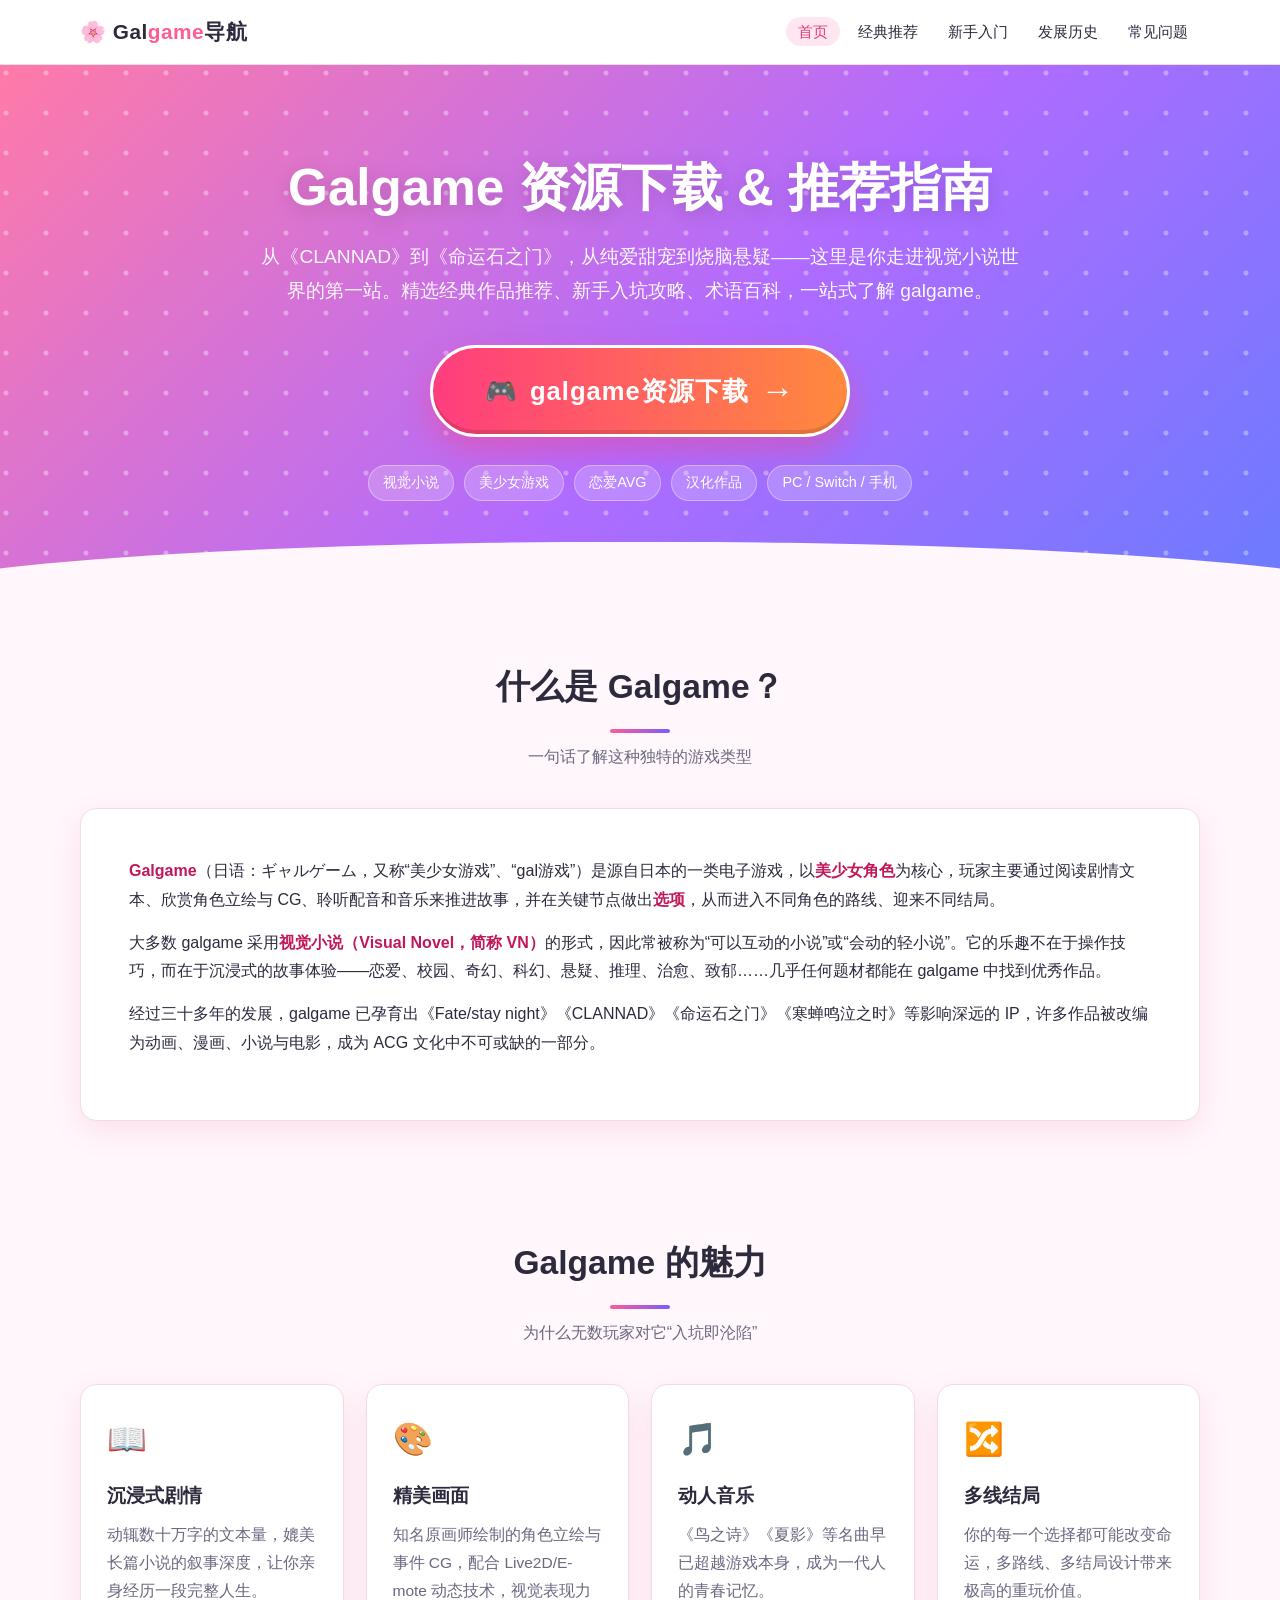
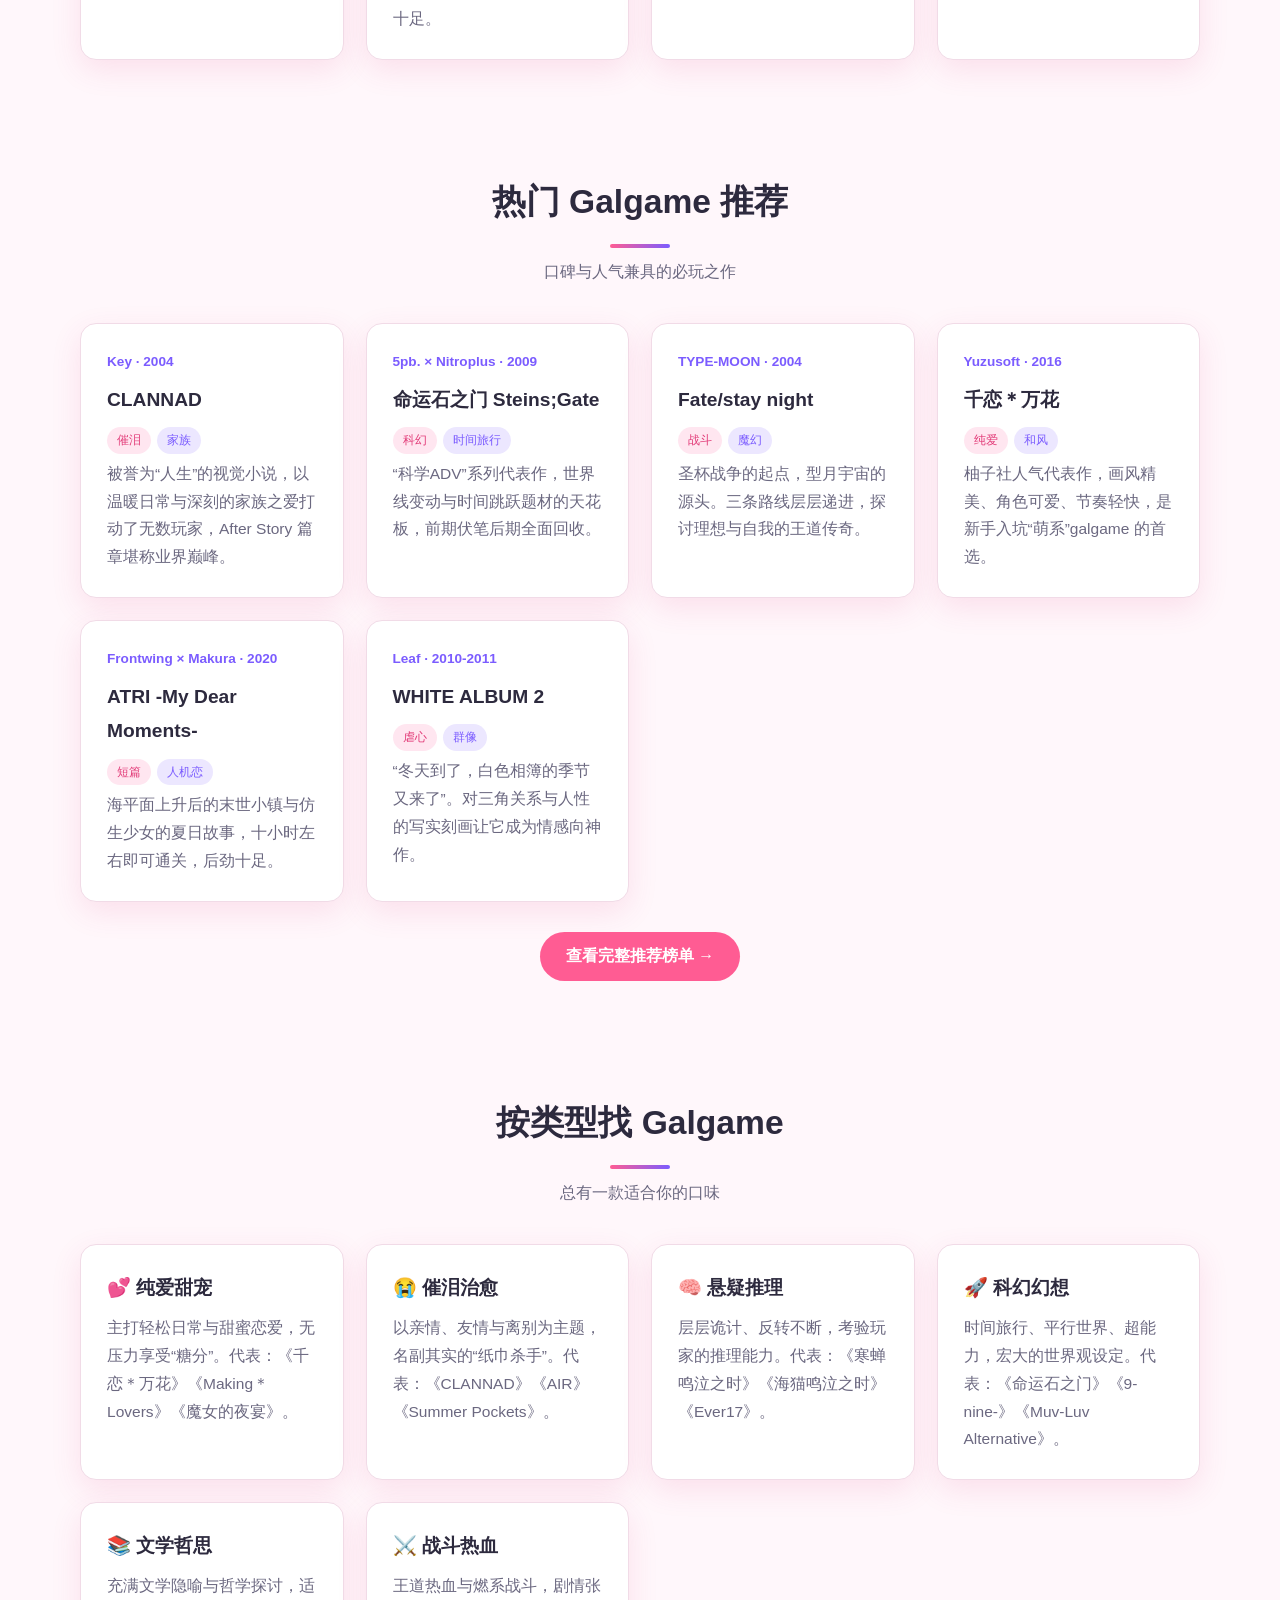
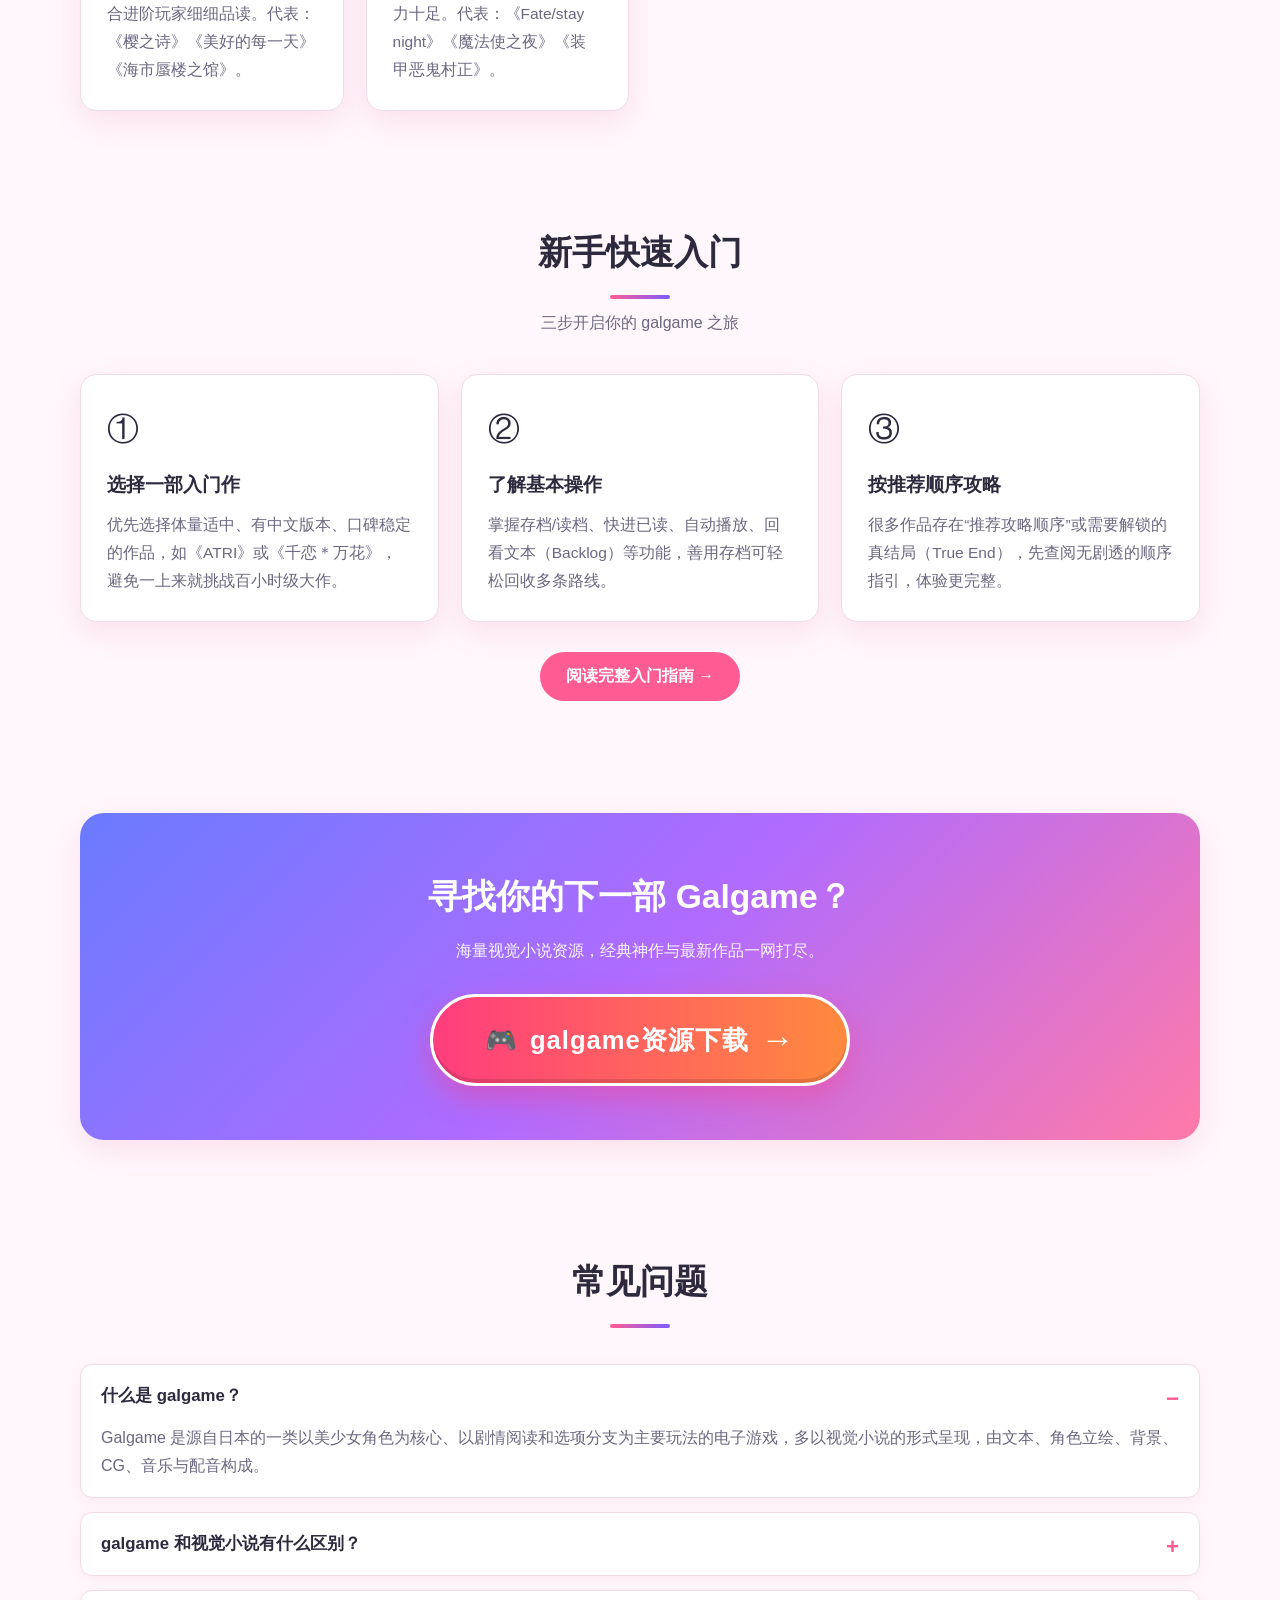
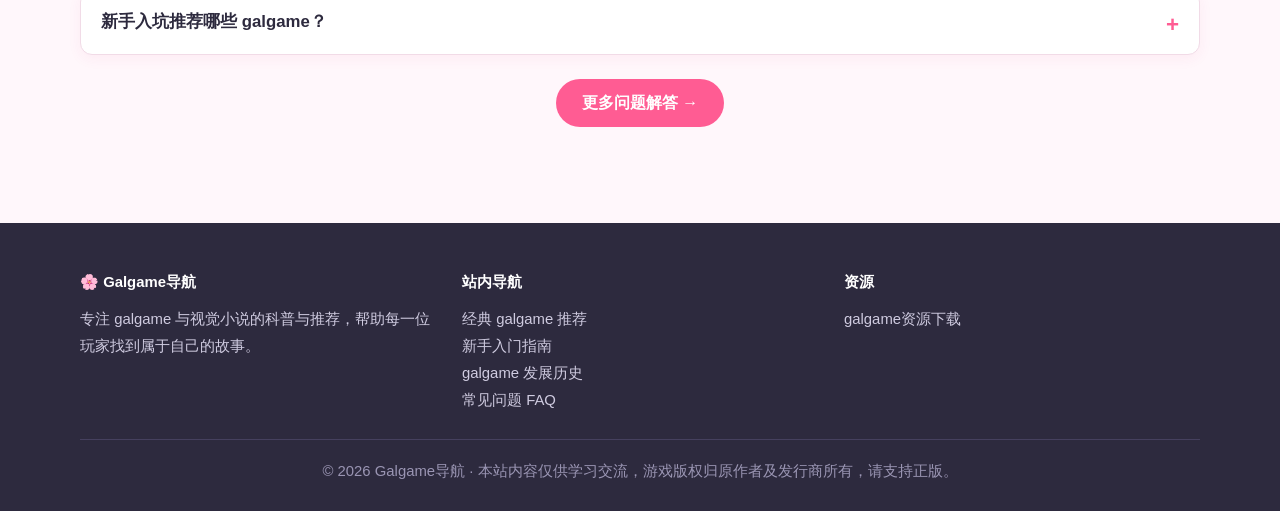
<file: index.html>
<!DOCTYPE html>
<html lang="zh-CN">
<head>
<meta charset="UTF-8">
<meta name="viewport" content="width=device-width, initial-scale=1.0">
<title>Galgame资源下载与推荐指南 - 视觉小说/美少女游戏入门大全 | Galgame导航</title>
<meta name="description" content="Galgame导航：最全的galgame（美少女游戏/视觉小说）入门指南，提供经典galgame推荐、新手入坑攻略、发展历史、常用术语解释与galgame资源下载入口，带你走进CLANNAD、命运石之门、千恋万花等神作的世界。">
<meta name="keywords" content="galgame,galgame下载,galgame资源,galgame推荐,视觉小说,美少女游戏,gal游戏,文字冒险游戏,AVG,汉化galgame,galgame入门">
<meta name="robots" content="index, follow">
<meta name="author" content="Galgame导航">
<meta property="og:type" content="website">
<meta property="og:title" content="Galgame资源下载与推荐指南 - 视觉小说入门大全">
<meta property="og:description" content="经典galgame推荐、新手入坑攻略、术语百科与galgame资源下载入口。">
<meta property="og:locale" content="zh_CN">
<meta name="theme-color" content="#ff5c93">
<link rel="icon" href="data:image/svg+xml,%3Csvg xmlns='http://www.w3.org/2000/svg' viewBox='0 0 100 100'%3E%3Ctext y='.9em' font-size='90'%3E%F0%9F%8C%B8%3C/text%3E%3C/svg%3E">
<link rel="stylesheet" href="style.css">
<script type="application/ld+json">
{
  "@context": "https://schema.org",
  "@type": "FAQPage",
  "mainEntity": [
    {"@type": "Question", "name": "什么是galgame？", "acceptedAnswer": {"@type": "Answer", "text": "Galgame（ギャルゲーム）是源自日本的一类以美少女角色为核心、以剧情阅读和选项分支为主要玩法的电子游戏，多以视觉小说（Visual Novel）的形式呈现，由文本、角色立绘、背景、CG、音乐与配音构成。"}},
    {"@type": "Question", "name": "galgame和视觉小说有什么区别？", "acceptedAnswer": {"@type": "Answer", "text": "视觉小说是一种游戏表现形式，强调文字叙事；galgame强调题材，即以与美少女角色的情感互动为核心。大多数galgame采用视觉小说形式，但也有养成、SLG、RPG类型的galgame。"}},
    {"@type": "Question", "name": "新手入坑推荐哪些galgame？", "acceptedAnswer": {"@type": "Answer", "text": "新手推荐从《ATRI -My Dear Moments-》《千恋＊万花》《Summer Pockets》《命运石之门》《CLANNAD》等口碑作品入门，它们大多有官方中文版本。"}}
  ]
}
</script>
</head>
<body>

<header class="site-header">
  <nav class="container nav" aria-label="主导航">
    <a class="logo" href="index.html">🌸 Gal<span>game</span>导航</a>
    <ul>
      <li><a class="active" href="index.html">首页</a></li>
      <li><a href="recommend.html">经典推荐</a></li>
      <li><a href="guide.html">新手入门</a></li>
      <li><a href="history.html">发展历史</a></li>
      <li><a href="faq.html">常见问题</a></li>
    </ul>
  </nav>
</header>

<main>
  <section class="hero">
    <div class="container">
      <h1>Galgame 资源下载 &amp; 推荐指南</h1>
      <p>从《CLANNAD》到《命运石之门》，从纯爱甜宠到烧脑悬疑——这里是你走进视觉小说世界的第一站。精选经典作品推荐、新手入坑攻略、术语百科，一站式了解 galgame。</p>
      <a class="btn-download" href="https://game123.download/" target="_blank" rel="noopener">
        <span>🎮</span> galgame资源下载 <span class="arrow">→</span>
      </a>
      <div class="tags">
        <span>视觉小说</span><span>美少女游戏</span><span>恋爱AVG</span><span>汉化作品</span><span>PC / Switch / 手机</span>
      </div>
    </div>
  </section>

  <section>
    <div class="container">
      <div class="section-title">
        <h2>什么是 Galgame？</h2>
        <p>一句话了解这种独特的游戏类型</p>
      </div>
      <div class="article">
        <p><strong>Galgame</strong>（日语：ギャルゲーム，又称“美少女游戏”、“gal游戏”）是源自日本的一类电子游戏，以<strong>美少女角色</strong>为核心，玩家主要通过阅读剧情文本、欣赏角色立绘与 CG、聆听配音和音乐来推进故事，并在关键节点做出<strong>选项</strong>，从而进入不同角色的路线、迎来不同结局。</p>
        <p>大多数 galgame 采用<strong>视觉小说（Visual Novel，简称 VN）</strong>的形式，因此常被称为“可以互动的小说”或“会动的轻小说”。它的乐趣不在于操作技巧，而在于沉浸式的故事体验——恋爱、校园、奇幻、科幻、悬疑、推理、治愈、致郁……几乎任何题材都能在 galgame 中找到优秀作品。</p>
        <p>经过三十多年的发展，galgame 已孕育出《Fate/stay night》《CLANNAD》《命运石之门》《寒蝉鸣泣之时》等影响深远的 IP，许多作品被改编为动画、漫画、小说与电影，成为 ACG 文化中不可或缺的一部分。</p>
      </div>
    </div>
  </section>

  <section>
    <div class="container">
      <div class="section-title">
        <h2>Galgame 的魅力</h2>
        <p>为什么无数玩家对它“入坑即沦陷”</p>
      </div>
      <div class="grid grid-4">
        <div class="card"><div class="icon">📖</div><h3>沉浸式剧情</h3><p>动辄数十万字的文本量，媲美长篇小说的叙事深度，让你亲身经历一段完整人生。</p></div>
        <div class="card"><div class="icon">🎨</div><h3>精美画面</h3><p>知名原画师绘制的角色立绘与事件 CG，配合 Live2D/E-mote 动态技术，视觉表现力十足。</p></div>
        <div class="card"><div class="icon">🎵</div><h3>动人音乐</h3><p>《鸟之诗》《夏影》等名曲早已超越游戏本身，成为一代人的青春记忆。</p></div>
        <div class="card"><div class="icon">🔀</div><h3>多线结局</h3><p>你的每一个选择都可能改变命运，多路线、多结局设计带来极高的重玩价值。</p></div>
      </div>
    </div>
  </section>

  <section>
    <div class="container">
      <div class="section-title">
        <h2>热门 Galgame 推荐</h2>
        <p>口碑与人气兼具的必玩之作</p>
      </div>
      <div class="grid grid-3">
        <article class="card">
          <div class="meta">Key · 2004</div>
          <h3>CLANNAD</h3>
          <span class="badge">催泪</span><span class="badge p">家族</span>
          <p>被誉为“人生”的视觉小说，以温暖日常与深刻的家族之爱打动了无数玩家，After Story 篇章堪称业界巅峰。</p>
        </article>
        <article class="card">
          <div class="meta">5pb. × Nitroplus · 2009</div>
          <h3>命运石之门 Steins;Gate</h3>
          <span class="badge">科幻</span><span class="badge p">时间旅行</span>
          <p>“科学ADV”系列代表作，世界线变动与时间跳跃题材的天花板，前期伏笔后期全面回收。</p>
        </article>
        <article class="card">
          <div class="meta">TYPE-MOON · 2004</div>
          <h3>Fate/stay night</h3>
          <span class="badge">战斗</span><span class="badge p">魔幻</span>
          <p>圣杯战争的起点，型月宇宙的源头。三条路线层层递进，探讨理想与自我的王道传奇。</p>
        </article>
        <article class="card">
          <div class="meta">Yuzusoft · 2016</div>
          <h3>千恋＊万花</h3>
          <span class="badge">纯爱</span><span class="badge p">和风</span>
          <p>柚子社人气代表作，画风精美、角色可爱、节奏轻快，是新手入坑“萌系”galgame 的首选。</p>
        </article>
        <article class="card">
          <div class="meta">Frontwing × Makura · 2020</div>
          <h3>ATRI -My Dear Moments-</h3>
          <span class="badge">短篇</span><span class="badge p">人机恋</span>
          <p>海平面上升后的末世小镇与仿生少女的夏日故事，十小时左右即可通关，后劲十足。</p>
        </article>
        <article class="card">
          <div class="meta">Leaf · 2010-2011</div>
          <h3>WHITE ALBUM 2</h3>
          <span class="badge">虐心</span><span class="badge p">群像</span>
          <p>“冬天到了，白色相簿的季节又来了”。对三角关系与人性的写实刻画让它成为情感向神作。</p>
        </article>
      </div>
      <p style="text-align:center;margin-top:30px;"><a class="btn-small" href="recommend.html">查看完整推荐榜单 →</a></p>
    </div>
  </section>

  <section>
    <div class="container">
      <div class="section-title">
        <h2>按类型找 Galgame</h2>
        <p>总有一款适合你的口味</p>
      </div>
      <div class="grid grid-3">
        <div class="card"><h3>💕 纯爱甜宠</h3><p>主打轻松日常与甜蜜恋爱，无压力享受“糖分”。代表：《千恋＊万花》《Making＊Lovers》《魔女的夜宴》。</p></div>
        <div class="card"><h3>😭 催泪治愈</h3><p>以亲情、友情与离别为主题，名副其实的“纸巾杀手”。代表：《CLANNAD》《AIR》《Summer Pockets》。</p></div>
        <div class="card"><h3>🧠 悬疑推理</h3><p>层层诡计、反转不断，考验玩家的推理能力。代表：《寒蝉鸣泣之时》《海猫鸣泣之时》《Ever17》。</p></div>
        <div class="card"><h3>🚀 科幻幻想</h3><p>时间旅行、平行世界、超能力，宏大的世界观设定。代表：《命运石之门》《9-nine-》《Muv-Luv Alternative》。</p></div>
        <div class="card"><h3>📚 文学哲思</h3><p>充满文学隐喻与哲学探讨，适合进阶玩家细细品读。代表：《樱之诗》《美好的每一天》《海市蜃楼之馆》。</p></div>
        <div class="card"><h3>⚔️ 战斗热血</h3><p>王道热血与燃系战斗，剧情张力十足。代表：《Fate/stay night》《魔法使之夜》《装甲恶鬼村正》。</p></div>
      </div>
    </div>
  </section>

  <section>
    <div class="container">
      <div class="section-title">
        <h2>新手快速入门</h2>
        <p>三步开启你的 galgame 之旅</p>
      </div>
      <div class="grid grid-3">
        <div class="card"><div class="icon">①</div><h3>选择一部入门作</h3><p>优先选择体量适中、有中文版本、口碑稳定的作品，如《ATRI》或《千恋＊万花》，避免一上来就挑战百小时级大作。</p></div>
        <div class="card"><div class="icon">②</div><h3>了解基本操作</h3><p>掌握存档/读档、快进已读、自动播放、回看文本（Backlog）等功能，善用存档可轻松回收多条路线。</p></div>
        <div class="card"><div class="icon">③</div><h3>按推荐顺序攻略</h3><p>很多作品存在“推荐攻略顺序”或需要解锁的真结局（True End），先查阅无剧透的顺序指引，体验更完整。</p></div>
      </div>
      <p style="text-align:center;margin-top:30px;"><a class="btn-small" href="guide.html">阅读完整入门指南 →</a></p>
    </div>
  </section>

  <section>
    <div class="container">
      <div class="cta">
        <h2>寻找你的下一部 Galgame？</h2>
        <p>海量视觉小说资源，经典神作与最新作品一网打尽。</p>
        <a class="btn-download" href="https://game123.download/" target="_blank" rel="noopener">
          <span>🎮</span> galgame资源下载 <span class="arrow">→</span>
        </a>
      </div>
    </div>
  </section>

  <section>
    <div class="container">
      <div class="section-title">
        <h2>常见问题</h2>
      </div>
      <details open>
        <summary>什么是 galgame？</summary>
        <p>Galgame 是源自日本的一类以美少女角色为核心、以剧情阅读和选项分支为主要玩法的电子游戏，多以视觉小说的形式呈现，由文本、角色立绘、背景、CG、音乐与配音构成。</p>
      </details>
      <details>
        <summary>galgame 和视觉小说有什么区别？</summary>
        <p>视觉小说是一种“表现形式”，强调文字叙事；galgame 则强调“题材”，即以与美少女角色的情感互动为核心。大多数 galgame 采用视觉小说形式，但也存在养成类、SLG、RPG 类的 galgame（如《心跳回忆》《兰斯》系列）。</p>
      </details>
      <details>
        <summary>新手入坑推荐哪些 galgame？</summary>
        <p>推荐从《ATRI -My Dear Moments-》《千恋＊万花》《Summer Pockets》《命运石之门》《CLANNAD》等口碑作品入门，它们大多已有官方中文版本，在 Steam 等平台即可游玩。</p>
      </details>
      <p style="text-align:center;margin-top:24px;"><a class="btn-small" href="faq.html">更多问题解答 →</a></p>
    </div>
  </section>
</main>

<footer class="site-footer">
  <div class="container">
    <div class="cols">
      <div>
        <h4>🌸 Galgame导航</h4>
        <p>专注 galgame 与视觉小说的科普与推荐，帮助每一位玩家找到属于自己的故事。</p>
      </div>
      <div>
        <h4>站内导航</h4>
        <ul>
          <li><a href="recommend.html">经典 galgame 推荐</a></li>
          <li><a href="guide.html">新手入门指南</a></li>
          <li><a href="history.html">galgame 发展历史</a></li>
          <li><a href="faq.html">常见问题 FAQ</a></li>
        </ul>
      </div>
      <div>
        <h4>资源</h4>
        <ul>
          <li><a href="https://game123.download/" target="_blank" rel="noopener">galgame资源下载</a></li>
        </ul>
      </div>
    </div>
    <p class="copy">© 2026 Galgame导航 · 本站内容仅供学习交流，游戏版权归原作者及发行商所有，请支持正版。</p>
  </div>
</footer>

</body>
</html>
</file>
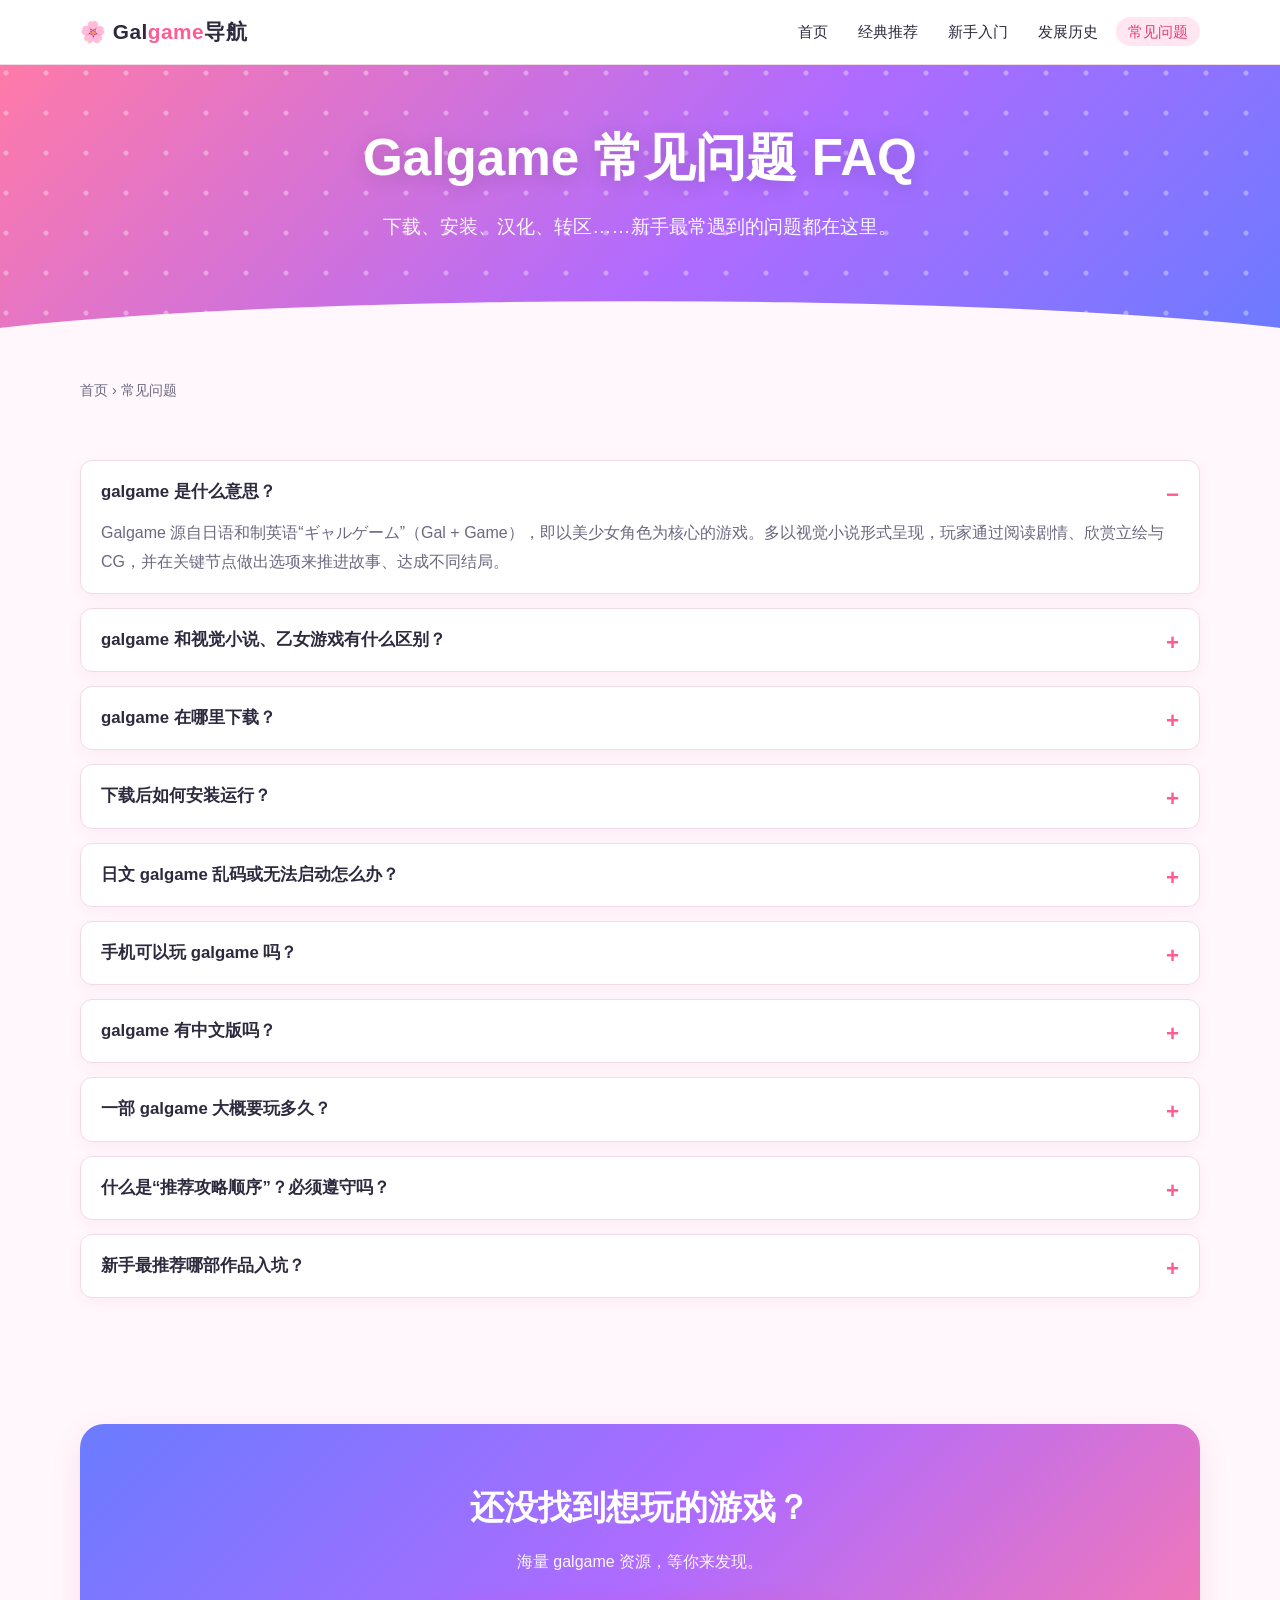
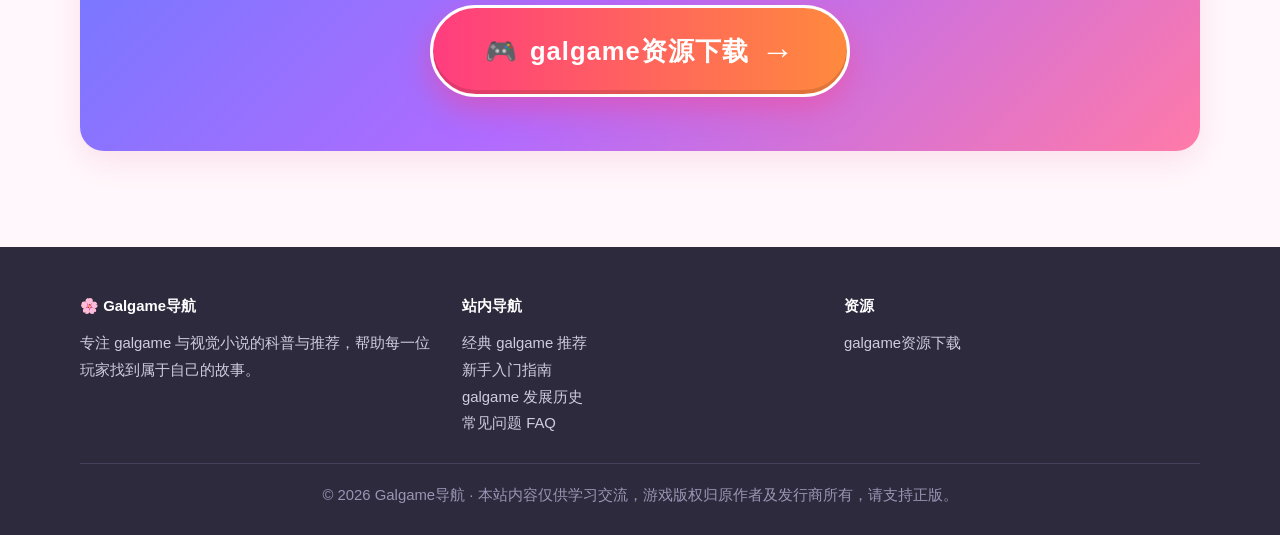
<file: faq.html>
<!DOCTYPE html>
<html lang="zh-CN">
<head>
<meta charset="UTF-8">
<meta name="viewport" content="width=device-width, initial-scale=1.0">
<title>Galgame常见问题FAQ - 下载、安装、汉化、转区一站解答 | Galgame导航</title>
<meta name="description" content="Galgame常见问题解答：什么是galgame、galgame和视觉小说的区别、galgame在哪下载、如何安装与转区、乱码怎么办、手机能不能玩galgame、有没有中文版等问题一站式解答。">
<meta name="keywords" content="galgame常见问题,galgame下载,galgame安装,galgame乱码,galgame转区,手机玩galgame,galgame中文版">
<meta name="robots" content="index, follow">
<meta property="og:type" content="article">
<meta property="og:title" content="Galgame常见问题FAQ">
<meta property="og:description" content="下载、安装、汉化、转区等galgame常见问题一站解答。">
<meta name="theme-color" content="#ff5c93">
<link rel="icon" href="data:image/svg+xml,%3Csvg xmlns='http://www.w3.org/2000/svg' viewBox='0 0 100 100'%3E%3Ctext y='.9em' font-size='90'%3E%F0%9F%8C%B8%3C/text%3E%3C/svg%3E">
<link rel="stylesheet" href="style.css">
<script type="application/ld+json">
{
  "@context": "https://schema.org",
  "@type": "FAQPage",
  "mainEntity": [
    {"@type": "Question", "name": "galgame是什么意思？", "acceptedAnswer": {"@type": "Answer", "text": "Galgame源自日语和制英语“ギャルゲーム”，即以美少女角色为核心的游戏，多以视觉小说形式呈现，玩家通过阅读剧情和做出选项推进故事。"}},
    {"@type": "Question", "name": "galgame在哪里下载？", "acceptedAnswer": {"@type": "Answer", "text": "可以通过Steam、DLsite等正版平台购买，也可以通过galgame资源站获取游戏资源。"}},
    {"@type": "Question", "name": "日文galgame乱码怎么办？", "acceptedAnswer": {"@type": "Answer", "text": "将Windows非Unicode程序的语言设置为日语，或使用Locale Emulator等转区工具运行游戏即可解决大部分乱码问题。"}},
    {"@type": "Question", "name": "手机可以玩galgame吗？", "acceptedAnswer": {"@type": "Answer", "text": "可以。部分作品有官方手机版，Ren'Py作品通常也提供安卓版本，此外可通过吉里吉里模拟器等工具运行部分PC作品。"}},
    {"@type": "Question", "name": "galgame有中文版吗？", "acceptedAnswer": {"@type": "Answer", "text": "有。近年大量作品推出官方中文版本，许多经典老作品也有民间汉化补丁。"}}
  ]
}
</script>
</head>
<body>

<header class="site-header">
  <nav class="container nav" aria-label="主导航">
    <a class="logo" href="index.html">🌸 Gal<span>game</span>导航</a>
    <ul>
      <li><a href="index.html">首页</a></li>
      <li><a href="recommend.html">经典推荐</a></li>
      <li><a href="guide.html">新手入门</a></li>
      <li><a href="history.html">发展历史</a></li>
      <li><a class="active" href="faq.html">常见问题</a></li>
    </ul>
  </nav>
</header>

<main>
  <section class="hero page-hero">
    <div class="container">
      <h1>Galgame 常见问题 FAQ</h1>
      <p>下载、安装、汉化、转区……新手最常遇到的问题都在这里。</p>
    </div>
  </section>

  <div class="container">
    <p class="breadcrumb"><a href="index.html">首页</a> › 常见问题</p>
  </div>

  <section>
    <div class="container">
      <details open>
        <summary>galgame 是什么意思？</summary>
        <p>Galgame 源自日语和制英语“ギャルゲーム”（Gal + Game），即以美少女角色为核心的游戏。多以视觉小说形式呈现，玩家通过阅读剧情、欣赏立绘与 CG，并在关键节点做出选项来推进故事、达成不同结局。</p>
      </details>
      <details>
        <summary>galgame 和视觉小说、乙女游戏有什么区别？</summary>
        <p>视觉小说（VN）是一种以文本叙事为主的游戏形式；galgame 是以男性视角攻略美少女为主的题材；乙女游戏（乙女ゲーム）则是以女性视角攻略男性角色的恋爱游戏。三者常有重叠，但侧重点不同。</p>
      </details>
      <details>
        <summary>galgame 在哪里下载？</summary>
        <p>正版作品可在 Steam、DLsite、DMM GAMES、任天堂 eShop 等平台购买；也可以前往 <a href="https://game123.download/" target="_blank" rel="noopener">galgame资源下载站</a> 查找丰富的游戏资源。</p>
      </details>
      <details>
        <summary>下载后如何安装运行？</summary>
        <p>常见的 galgame 资源分为安装版与免安装版。安装版运行 setup.exe 按提示安装即可；免安装版解压后直接运行游戏主程序（通常为游戏名.exe）。解压时请使用 7-Zip、Bandizip 等工具，并注意路径中尽量不要包含特殊字符。</p>
      </details>
      <details>
        <summary>日文 galgame 乱码或无法启动怎么办？</summary>
        <p>多数是系统区域问题。打开“控制面板 → 区域 → 管理 → 更改系统区域设置”，将非 Unicode 程序语言改为“日语（日本）”后重启；或使用 Locale Emulator 等转区工具，右键以日文环境运行游戏，无需修改系统设置。</p>
      </details>
      <details>
        <summary>手机可以玩 galgame 吗？</summary>
        <p>可以。部分作品有官方 iOS/Android 版本；Ren'Py 引擎作品通常也提供安卓版；此外还可以通过吉里吉里模拟器、ONScripter 等工具在安卓手机上运行部分 PC 作品。</p>
      </details>
      <details>
        <summary>galgame 有中文版吗？</summary>
        <p>有。近年 Steam 上大量作品提供官方简体/繁体中文，例如《千恋＊万花》《Summer Pockets》《ATRI》《命运石之门》等；许多经典老作品也有民间爱好者制作的汉化补丁。</p>
      </details>
      <details>
        <summary>一部 galgame 大概要玩多久？</summary>
        <p>差异很大：短篇作品约 5~15 小时，中篇作品 20~40 小时，《CLANNAD》《WHITE ALBUM 2》《寒蝉鸣泣之时》等长篇全线路可达 60~100 小时以上。</p>
      </details>
      <details>
        <summary>什么是“推荐攻略顺序”？必须遵守吗？</summary>
        <p>部分作品的后期路线会揭示前面路线的伏笔或谜底，按推荐顺序游玩能获得最佳体验；有些作品甚至会锁定真结局路线，需要先完成其他路线才能解锁。不强制遵守，但建议参考无剧透的顺序指引。</p>
      </details>
      <details>
        <summary>新手最推荐哪部作品入坑？</summary>
        <p>想要轻松愉快可选《千恋＊万花》，想要短小精悍可选《ATRI》，想要剧情震撼可选《命运石之门》。更多推荐请看 <a href="recommend.html">经典 galgame 推荐榜单</a>。</p>
      </details>
    </div>
  </section>

  <section>
    <div class="container">
      <div class="cta">
        <h2>还没找到想玩的游戏？</h2>
        <p>海量 galgame 资源，等你来发现。</p>
        <a class="btn-download" href="https://game123.download/" target="_blank" rel="noopener"><span>🎮</span> galgame资源下载 <span class="arrow">→</span></a>
      </div>
    </div>
  </section>
</main>

<footer class="site-footer">
  <div class="container">
    <div class="cols">
      <div><h4>🌸 Galgame导航</h4><p>专注 galgame 与视觉小说的科普与推荐，帮助每一位玩家找到属于自己的故事。</p></div>
      <div><h4>站内导航</h4><ul><li><a href="recommend.html">经典 galgame 推荐</a></li><li><a href="guide.html">新手入门指南</a></li><li><a href="history.html">galgame 发展历史</a></li><li><a href="faq.html">常见问题 FAQ</a></li></ul></div>
      <div><h4>资源</h4><ul><li><a href="https://game123.download/" target="_blank" rel="noopener">galgame资源下载</a></li></ul></div>
    </div>
    <p class="copy">© 2026 Galgame导航 · 本站内容仅供学习交流，游戏版权归原作者及发行商所有，请支持正版。</p>
  </div>
</footer>

</body>
</html>
</file>
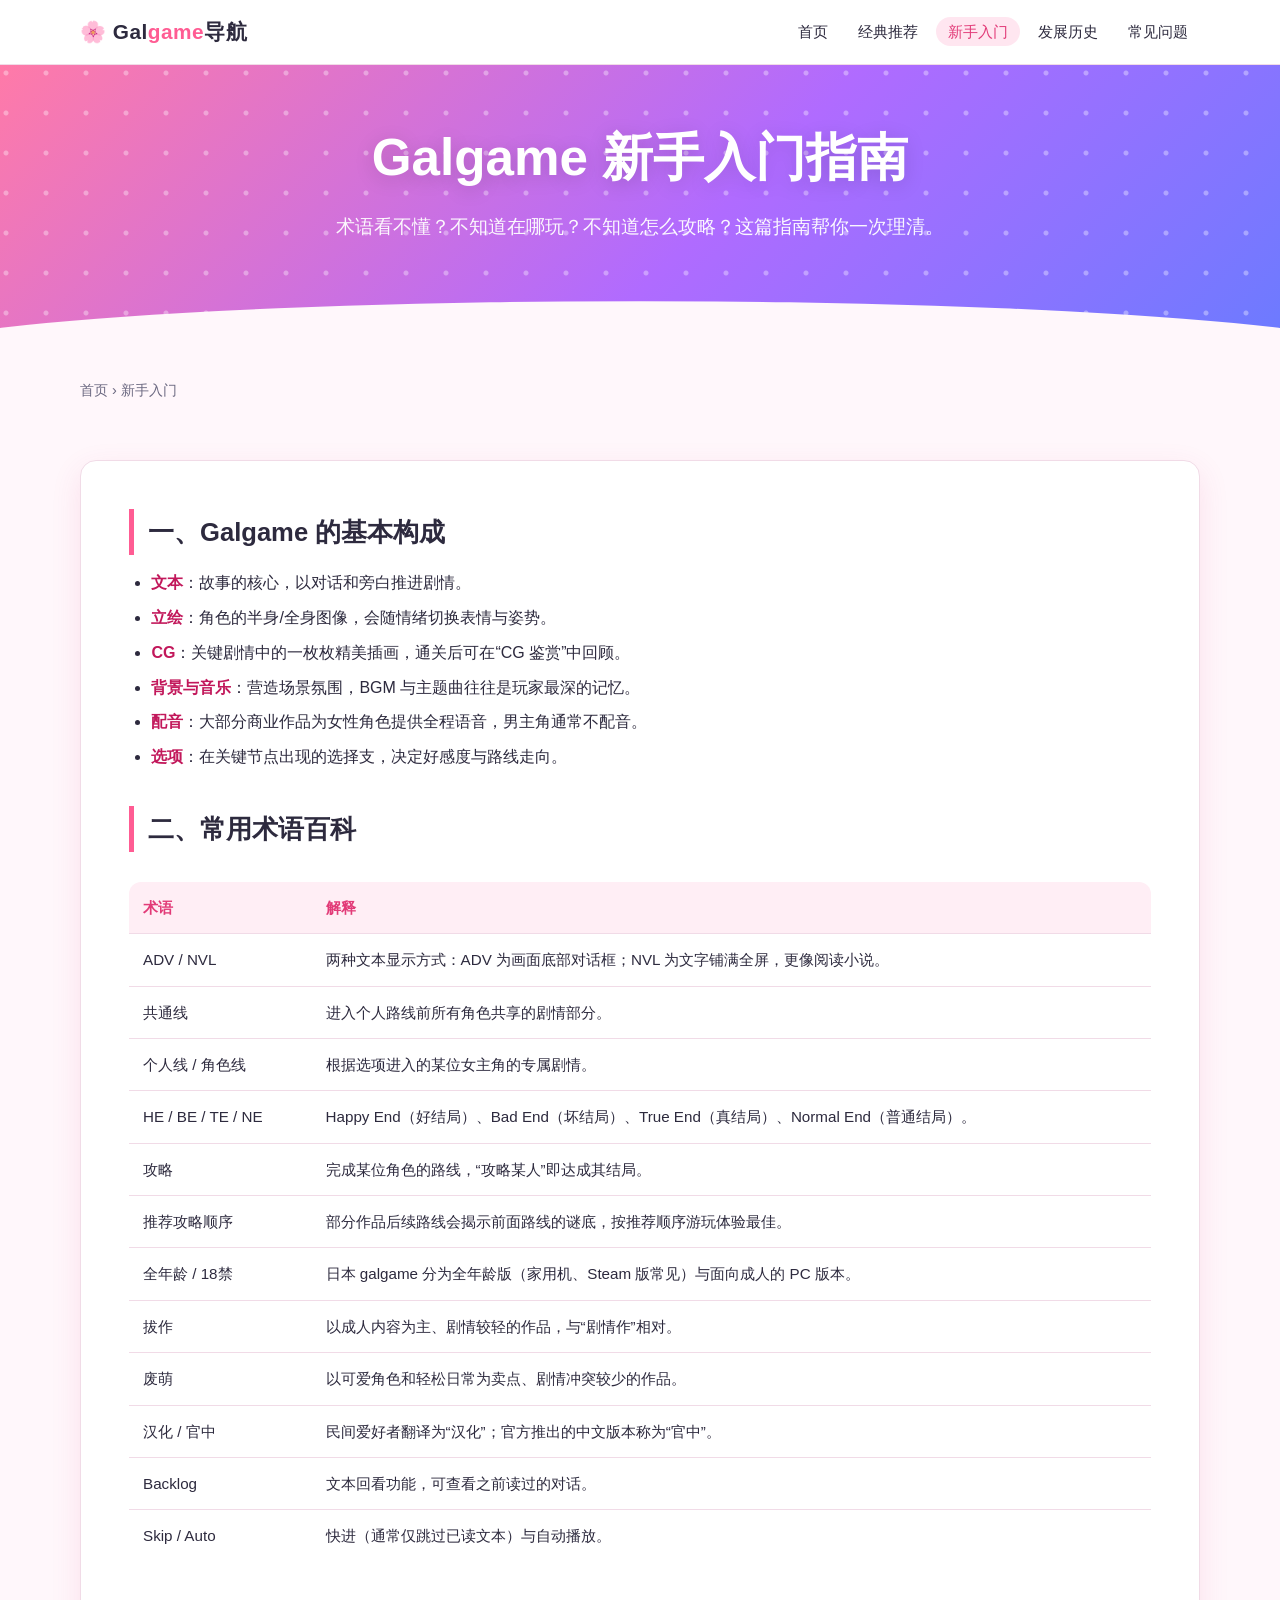
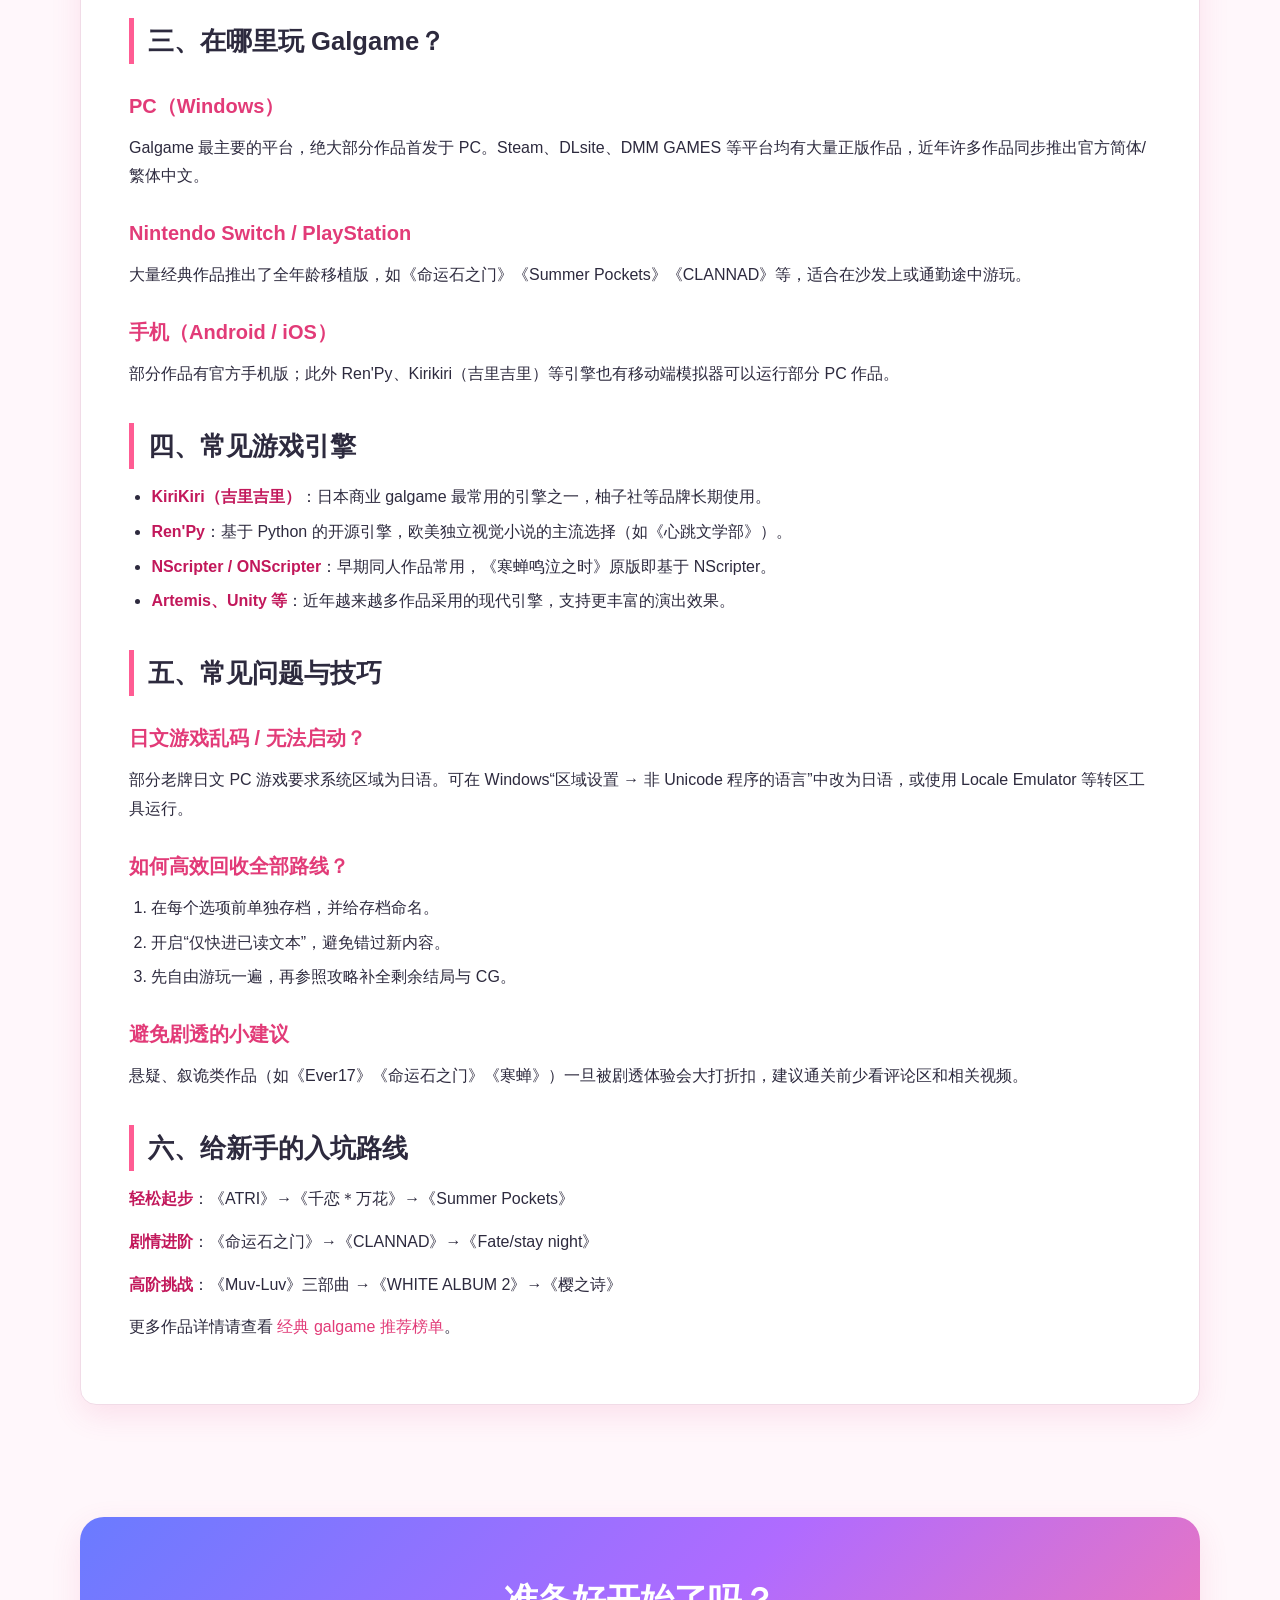
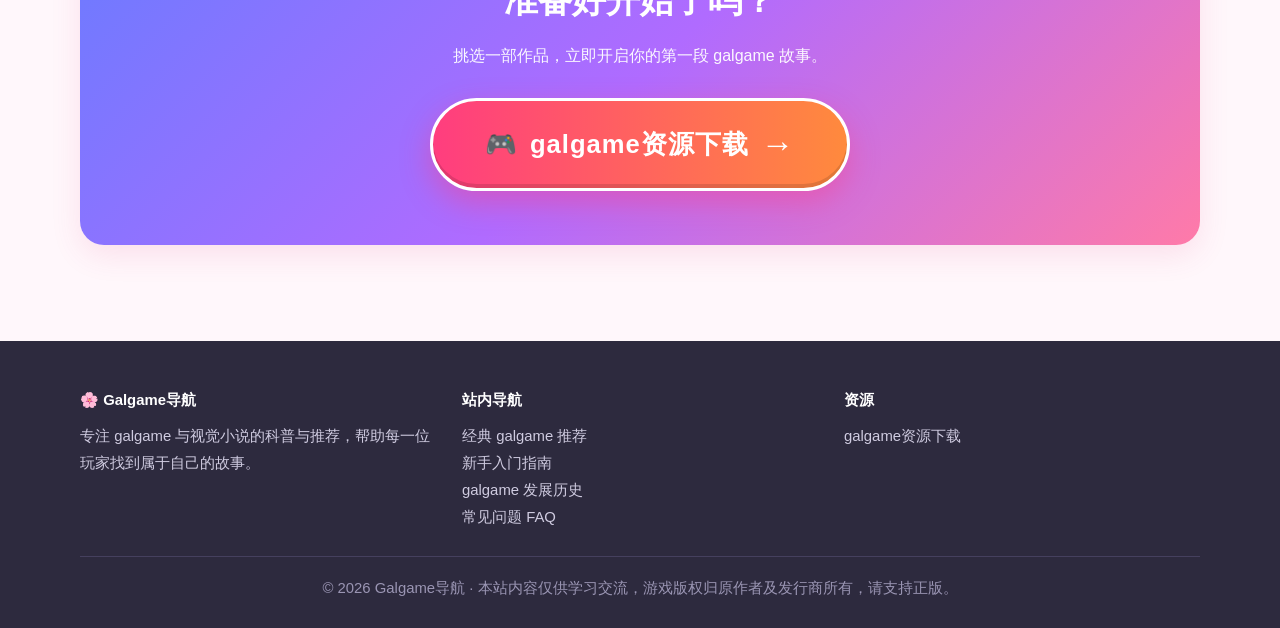
<file: guide.html>
<!DOCTYPE html>
<html lang="zh-CN">
<head>
<meta charset="UTF-8">
<meta name="viewport" content="width=device-width, initial-scale=1.0">
<title>Galgame新手入门指南 - 术语解释、游玩平台与攻略技巧 | Galgame导航</title>
<meta name="description" content="Galgame新手入门指南：详解galgame常用术语（立绘、CG、共通线、个人线、TE/HE/BE）、游玩平台（PC、Switch、手机）、常见引擎、汉化与转区、攻略技巧，帮你快速从萌新成长为老司机。">
<meta name="keywords" content="galgame入门,galgame术语,galgame怎么玩,视觉小说入门,galgame攻略,galgame平台,galgame转区,galgame汉化">
<meta name="robots" content="index, follow">
<meta property="og:type" content="article">
<meta property="og:title" content="Galgame新手入门指南 - 术语、平台与攻略技巧">
<meta property="og:description" content="术语百科、游玩平台、引擎与攻略技巧，一文搞懂galgame。">
<meta name="theme-color" content="#ff5c93">
<link rel="icon" href="data:image/svg+xml,%3Csvg xmlns='http://www.w3.org/2000/svg' viewBox='0 0 100 100'%3E%3Ctext y='.9em' font-size='90'%3E%F0%9F%8C%B8%3C/text%3E%3C/svg%3E">
<link rel="stylesheet" href="style.css">
</head>
<body>

<header class="site-header">
  <nav class="container nav" aria-label="主导航">
    <a class="logo" href="index.html">🌸 Gal<span>game</span>导航</a>
    <ul>
      <li><a href="index.html">首页</a></li>
      <li><a href="recommend.html">经典推荐</a></li>
      <li><a class="active" href="guide.html">新手入门</a></li>
      <li><a href="history.html">发展历史</a></li>
      <li><a href="faq.html">常见问题</a></li>
    </ul>
  </nav>
</header>

<main>
  <section class="hero page-hero">
    <div class="container">
      <h1>Galgame 新手入门指南</h1>
      <p>术语看不懂？不知道在哪玩？不知道怎么攻略？这篇指南帮你一次理清。</p>
    </div>
  </section>

  <div class="container">
    <p class="breadcrumb"><a href="index.html">首页</a> › 新手入门</p>
  </div>

  <section>
    <div class="container article">
      <h2>一、Galgame 的基本构成</h2>
      <ul>
        <li><strong>文本</strong>：故事的核心，以对话和旁白推进剧情。</li>
        <li><strong>立绘</strong>：角色的半身/全身图像，会随情绪切换表情与姿势。</li>
        <li><strong>CG</strong>：关键剧情中的一枚枚精美插画，通关后可在“CG 鉴赏”中回顾。</li>
        <li><strong>背景与音乐</strong>：营造场景氛围，BGM 与主题曲往往是玩家最深的记忆。</li>
        <li><strong>配音</strong>：大部分商业作品为女性角色提供全程语音，男主角通常不配音。</li>
        <li><strong>选项</strong>：在关键节点出现的选择支，决定好感度与路线走向。</li>
      </ul>

      <h2>二、常用术语百科</h2>
      <div class="table-wrap">
        <table>
          <thead><tr><th>术语</th><th>解释</th></tr></thead>
          <tbody>
            <tr><td>ADV / NVL</td><td>两种文本显示方式：ADV 为画面底部对话框；NVL 为文字铺满全屏，更像阅读小说。</td></tr>
            <tr><td>共通线</td><td>进入个人路线前所有角色共享的剧情部分。</td></tr>
            <tr><td>个人线 / 角色线</td><td>根据选项进入的某位女主角的专属剧情。</td></tr>
            <tr><td>HE / BE / TE / NE</td><td>Happy End（好结局）、Bad End（坏结局）、True End（真结局）、Normal End（普通结局）。</td></tr>
            <tr><td>攻略</td><td>完成某位角色的路线，“攻略某人”即达成其结局。</td></tr>
            <tr><td>推荐攻略顺序</td><td>部分作品后续路线会揭示前面路线的谜底，按推荐顺序游玩体验最佳。</td></tr>
            <tr><td>全年龄 / 18禁</td><td>日本 galgame 分为全年龄版（家用机、Steam 版常见）与面向成人的 PC 版本。</td></tr>
            <tr><td>拔作</td><td>以成人内容为主、剧情较轻的作品，与“剧情作”相对。</td></tr>
            <tr><td>废萌</td><td>以可爱角色和轻松日常为卖点、剧情冲突较少的作品。</td></tr>
            <tr><td>汉化 / 官中</td><td>民间爱好者翻译为“汉化”；官方推出的中文版本称为“官中”。</td></tr>
            <tr><td>Backlog</td><td>文本回看功能，可查看之前读过的对话。</td></tr>
            <tr><td>Skip / Auto</td><td>快进（通常仅跳过已读文本）与自动播放。</td></tr>
          </tbody>
        </table>
      </div>

      <h2>三、在哪里玩 Galgame？</h2>
      <h3>PC（Windows）</h3>
      <p>Galgame 最主要的平台，绝大部分作品首发于 PC。Steam、DLsite、DMM GAMES 等平台均有大量正版作品，近年许多作品同步推出官方简体/繁体中文。</p>
      <h3>Nintendo Switch / PlayStation</h3>
      <p>大量经典作品推出了全年龄移植版，如《命运石之门》《Summer Pockets》《CLANNAD》等，适合在沙发上或通勤途中游玩。</p>
      <h3>手机（Android / iOS）</h3>
      <p>部分作品有官方手机版；此外 Ren'Py、Kirikiri（吉里吉里）等引擎也有移动端模拟器可以运行部分 PC 作品。</p>

      <h2>四、常见游戏引擎</h2>
      <ul>
        <li><strong>KiriKiri（吉里吉里）</strong>：日本商业 galgame 最常用的引擎之一，柚子社等品牌长期使用。</li>
        <li><strong>Ren'Py</strong>：基于 Python 的开源引擎，欧美独立视觉小说的主流选择（如《心跳文学部》）。</li>
        <li><strong>NScripter / ONScripter</strong>：早期同人作品常用，《寒蝉鸣泣之时》原版即基于 NScripter。</li>
        <li><strong>Artemis、Unity 等</strong>：近年越来越多作品采用的现代引擎，支持更丰富的演出效果。</li>
      </ul>

      <h2>五、常见问题与技巧</h2>
      <h3>日文游戏乱码 / 无法启动？</h3>
      <p>部分老牌日文 PC 游戏要求系统区域为日语。可在 Windows“区域设置 → 非 Unicode 程序的语言”中改为日语，或使用 Locale Emulator 等转区工具运行。</p>
      <h3>如何高效回收全部路线？</h3>
      <ol>
        <li>在每个选项前单独存档，并给存档命名。</li>
        <li>开启“仅快进已读文本”，避免错过新内容。</li>
        <li>先自由游玩一遍，再参照攻略补全剩余结局与 CG。</li>
      </ol>
      <h3>避免剧透的小建议</h3>
      <p>悬疑、叙诡类作品（如《Ever17》《命运石之门》《寒蝉》）一旦被剧透体验会大打折扣，建议通关前少看评论区和相关视频。</p>

      <h2>六、给新手的入坑路线</h2>
      <p><strong>轻松起步</strong>：《ATRI》→《千恋＊万花》→《Summer Pockets》</p>
      <p><strong>剧情进阶</strong>：《命运石之门》→《CLANNAD》→《Fate/stay night》</p>
      <p><strong>高阶挑战</strong>：《Muv-Luv》三部曲 →《WHITE ALBUM 2》→《樱之诗》</p>
      <p>更多作品详情请查看 <a href="recommend.html">经典 galgame 推荐榜单</a>。</p>
    </div>
  </section>

  <section>
    <div class="container">
      <div class="cta">
        <h2>准备好开始了吗？</h2>
        <p>挑选一部作品，立即开启你的第一段 galgame 故事。</p>
        <a class="btn-download" href="https://game123.download/" target="_blank" rel="noopener"><span>🎮</span> galgame资源下载 <span class="arrow">→</span></a>
      </div>
    </div>
  </section>
</main>

<footer class="site-footer">
  <div class="container">
    <div class="cols">
      <div><h4>🌸 Galgame导航</h4><p>专注 galgame 与视觉小说的科普与推荐，帮助每一位玩家找到属于自己的故事。</p></div>
      <div><h4>站内导航</h4><ul><li><a href="recommend.html">经典 galgame 推荐</a></li><li><a href="guide.html">新手入门指南</a></li><li><a href="history.html">galgame 发展历史</a></li><li><a href="faq.html">常见问题 FAQ</a></li></ul></div>
      <div><h4>资源</h4><ul><li><a href="https://game123.download/" target="_blank" rel="noopener">galgame资源下载</a></li></ul></div>
    </div>
    <p class="copy">© 2026 Galgame导航 · 本站内容仅供学习交流，游戏版权归原作者及发行商所有，请支持正版。</p>
  </div>
</footer>

</body>
</html>
</file>
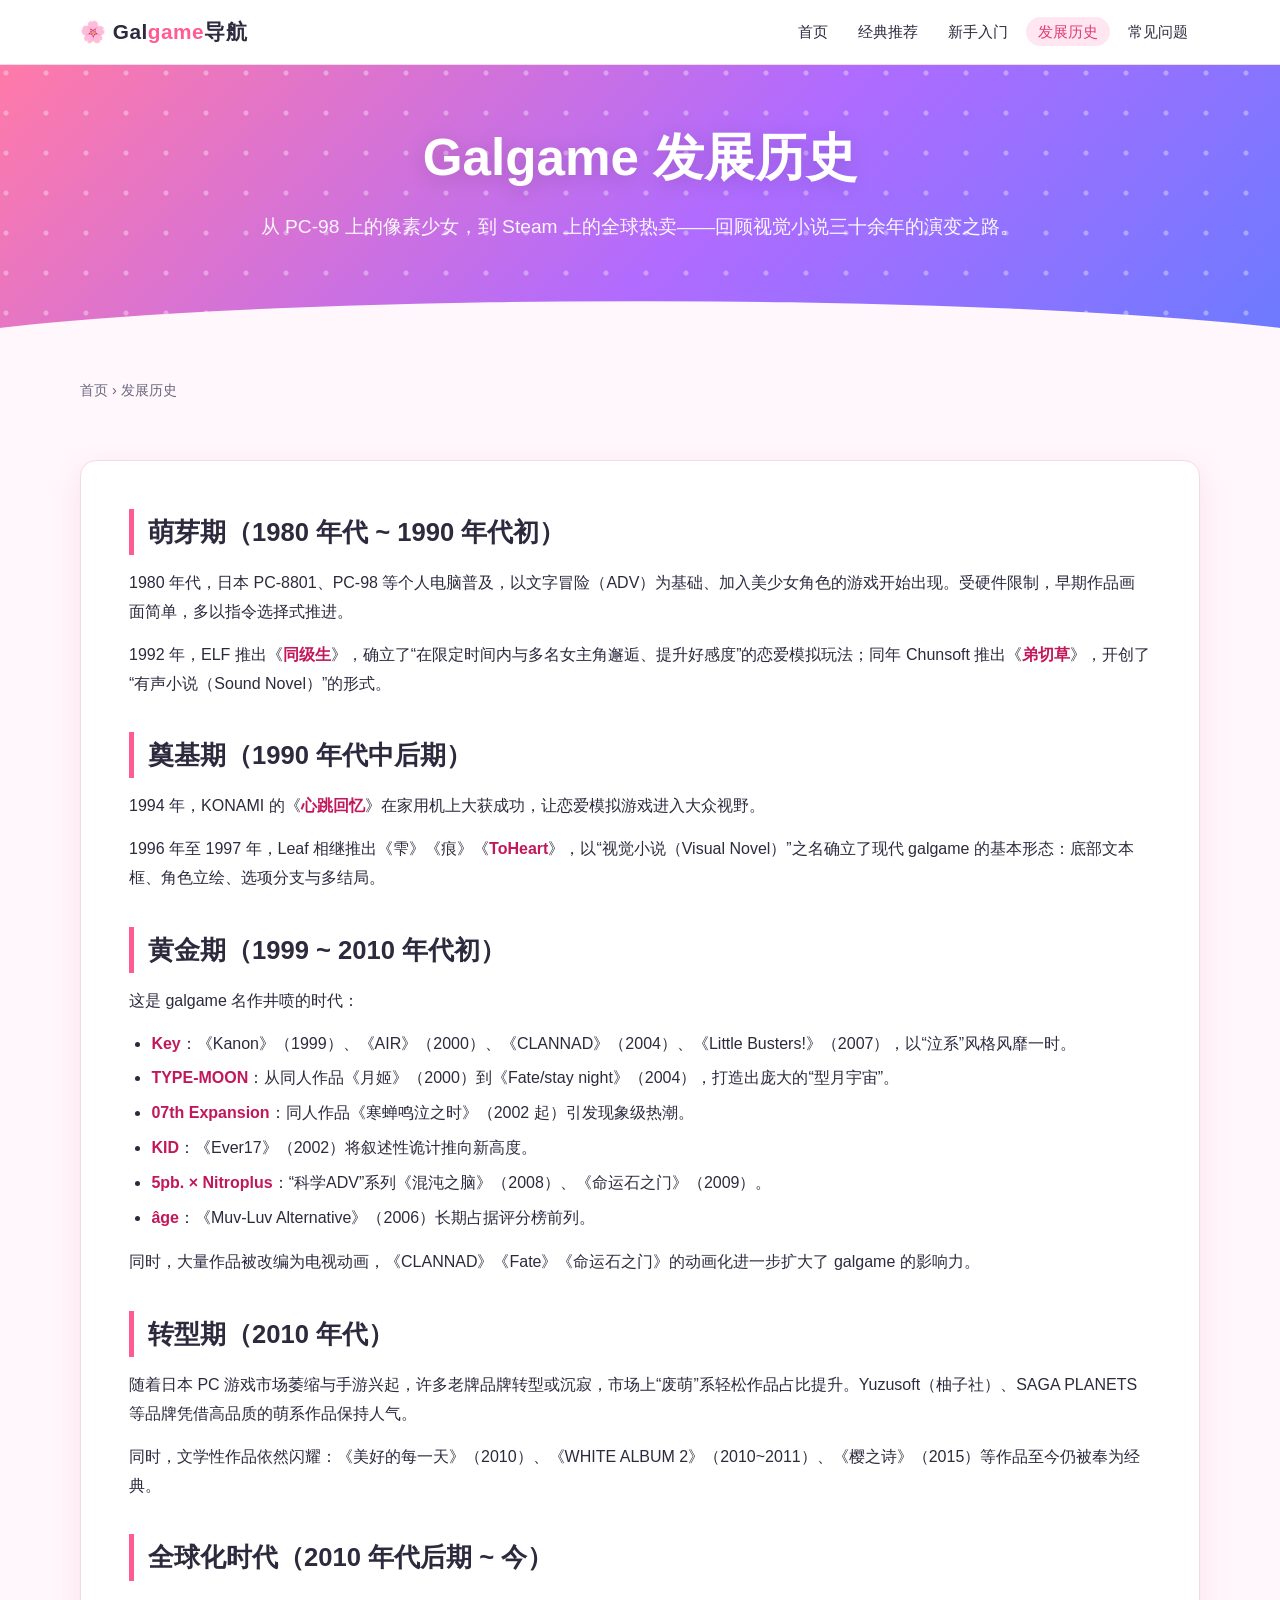
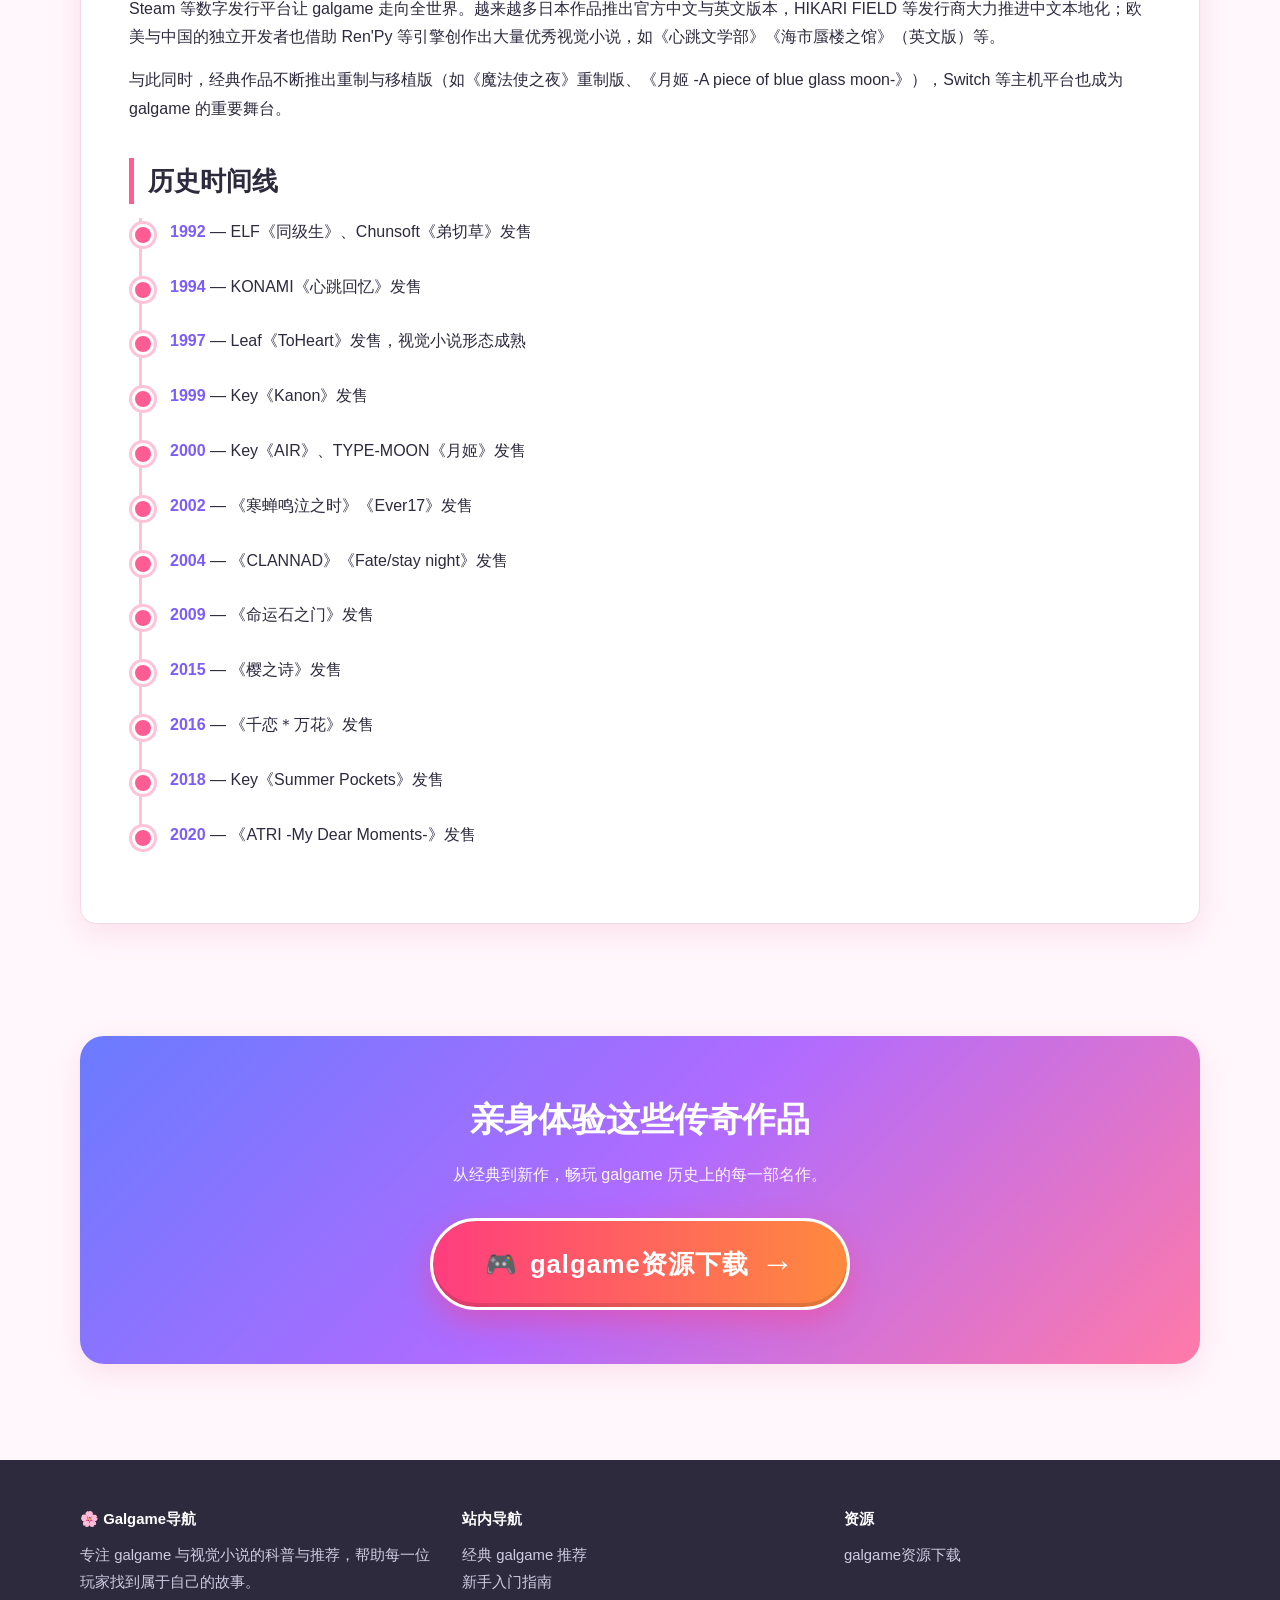
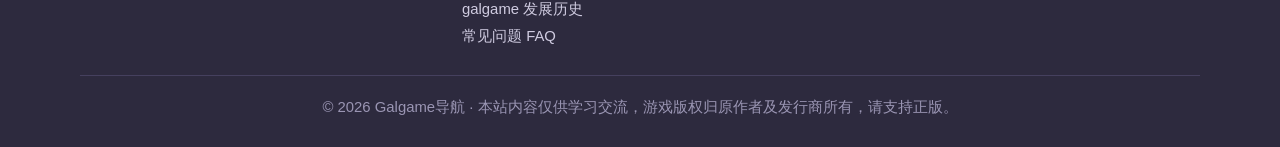
<file: history.html>
<!DOCTYPE html>
<html lang="zh-CN">
<head>
<meta charset="UTF-8">
<meta name="viewport" content="width=device-width, initial-scale=1.0">
<title>Galgame发展历史 - 从同级生到Steam全球化的三十年 | Galgame导航</title>
<meta name="description" content="Galgame发展历史全解析：从80年代PC-98时代的萌芽，到《同级生》《心跳回忆》《ToHeart》奠基，Key社、TYPE-MOON的黄金年代，再到Steam官方中文与全球化的今天，带你回顾视觉小说三十余年的演变。">
<meta name="keywords" content="galgame历史,视觉小说历史,美少女游戏发展,Key社,TYPE-MOON,Leaf,galgame黄金时代">
<meta name="robots" content="index, follow">
<meta property="og:type" content="article">
<meta property="og:title" content="Galgame发展历史 - 视觉小说三十年演变">
<meta property="og:description" content="从PC-98到Steam全球化，回顾galgame的发展历程。">
<meta name="theme-color" content="#ff5c93">
<link rel="icon" href="data:image/svg+xml,%3Csvg xmlns='http://www.w3.org/2000/svg' viewBox='0 0 100 100'%3E%3Ctext y='.9em' font-size='90'%3E%F0%9F%8C%B8%3C/text%3E%3C/svg%3E">
<link rel="stylesheet" href="style.css">
</head>
<body>

<header class="site-header">
  <nav class="container nav" aria-label="主导航">
    <a class="logo" href="index.html">🌸 Gal<span>game</span>导航</a>
    <ul>
      <li><a href="index.html">首页</a></li>
      <li><a href="recommend.html">经典推荐</a></li>
      <li><a href="guide.html">新手入门</a></li>
      <li><a class="active" href="history.html">发展历史</a></li>
      <li><a href="faq.html">常见问题</a></li>
    </ul>
  </nav>
</header>

<main>
  <section class="hero page-hero">
    <div class="container">
      <h1>Galgame 发展历史</h1>
      <p>从 PC-98 上的像素少女，到 Steam 上的全球热卖——回顾视觉小说三十余年的演变之路。</p>
    </div>
  </section>

  <div class="container">
    <p class="breadcrumb"><a href="index.html">首页</a> › 发展历史</p>
  </div>

  <section>
    <div class="container article">
      <h2>萌芽期（1980 年代 ~ 1990 年代初）</h2>
      <p>1980 年代，日本 PC-8801、PC-98 等个人电脑普及，以文字冒险（ADV）为基础、加入美少女角色的游戏开始出现。受硬件限制，早期作品画面简单，多以指令选择式推进。</p>
      <p>1992 年，ELF 推出《<strong>同级生</strong>》，确立了“在限定时间内与多名女主角邂逅、提升好感度”的恋爱模拟玩法；同年 Chunsoft 推出《<strong>弟切草</strong>》，开创了“有声小说（Sound Novel）”的形式。</p>

      <h2>奠基期（1990 年代中后期）</h2>
      <p>1994 年，KONAMI 的《<strong>心跳回忆</strong>》在家用机上大获成功，让恋爱模拟游戏进入大众视野。</p>
      <p>1996 年至 1997 年，Leaf 相继推出《雫》《痕》《<strong>ToHeart</strong>》，以“视觉小说（Visual Novel）”之名确立了现代 galgame 的基本形态：底部文本框、角色立绘、选项分支与多结局。</p>

      <h2>黄金期（1999 ~ 2010 年代初）</h2>
      <p>这是 galgame 名作井喷的时代：</p>
      <ul>
        <li><strong>Key</strong>：《Kanon》（1999）、《AIR》（2000）、《CLANNAD》（2004）、《Little Busters!》（2007），以“泣系”风格风靡一时。</li>
        <li><strong>TYPE-MOON</strong>：从同人作品《月姬》（2000）到《Fate/stay night》（2004），打造出庞大的“型月宇宙”。</li>
        <li><strong>07th Expansion</strong>：同人作品《寒蝉鸣泣之时》（2002 起）引发现象级热潮。</li>
        <li><strong>KID</strong>：《Ever17》（2002）将叙述性诡计推向新高度。</li>
        <li><strong>5pb. × Nitroplus</strong>：“科学ADV”系列《混沌之脑》（2008）、《命运石之门》（2009）。</li>
        <li><strong>âge</strong>：《Muv-Luv Alternative》（2006）长期占据评分榜前列。</li>
      </ul>
      <p>同时，大量作品被改编为电视动画，《CLANNAD》《Fate》《命运石之门》的动画化进一步扩大了 galgame 的影响力。</p>

      <h2>转型期（2010 年代）</h2>
      <p>随着日本 PC 游戏市场萎缩与手游兴起，许多老牌品牌转型或沉寂，市场上“废萌”系轻松作品占比提升。Yuzusoft（柚子社）、SAGA PLANETS 等品牌凭借高品质的萌系作品保持人气。</p>
      <p>同时，文学性作品依然闪耀：《美好的每一天》（2010）、《WHITE ALBUM 2》（2010~2011）、《樱之诗》（2015）等作品至今仍被奉为经典。</p>

      <h2>全球化时代（2010 年代后期 ~ 今）</h2>
      <p>Steam 等数字发行平台让 galgame 走向全世界。越来越多日本作品推出官方中文与英文版本，HIKARI FIELD 等发行商大力推进中文本地化；欧美与中国的独立开发者也借助 Ren'Py 等引擎创作出大量优秀视觉小说，如《心跳文学部》《海市蜃楼之馆》（英文版）等。</p>
      <p>与此同时，经典作品不断推出重制与移植版（如《魔法使之夜》重制版、《月姬 -A piece of blue glass moon-》），Switch 等主机平台也成为 galgame 的重要舞台。</p>

      <h2>历史时间线</h2>
      <div class="timeline">
        <div class="item"><span class="year">1992</span> — ELF《同级生》、Chunsoft《弟切草》发售</div>
        <div class="item"><span class="year">1994</span> — KONAMI《心跳回忆》发售</div>
        <div class="item"><span class="year">1997</span> — Leaf《ToHeart》发售，视觉小说形态成熟</div>
        <div class="item"><span class="year">1999</span> — Key《Kanon》发售</div>
        <div class="item"><span class="year">2000</span> — Key《AIR》、TYPE-MOON《月姬》发售</div>
        <div class="item"><span class="year">2002</span> — 《寒蝉鸣泣之时》《Ever17》发售</div>
        <div class="item"><span class="year">2004</span> — 《CLANNAD》《Fate/stay night》发售</div>
        <div class="item"><span class="year">2009</span> — 《命运石之门》发售</div>
        <div class="item"><span class="year">2015</span> — 《樱之诗》发售</div>
        <div class="item"><span class="year">2016</span> — 《千恋＊万花》发售</div>
        <div class="item"><span class="year">2018</span> — Key《Summer Pockets》发售</div>
        <div class="item"><span class="year">2020</span> — 《ATRI -My Dear Moments-》发售</div>
      </div>
    </div>
  </section>

  <section>
    <div class="container">
      <div class="cta">
        <h2>亲身体验这些传奇作品</h2>
        <p>从经典到新作，畅玩 galgame 历史上的每一部名作。</p>
        <a class="btn-download" href="https://game123.download/" target="_blank" rel="noopener"><span>🎮</span> galgame资源下载 <span class="arrow">→</span></a>
      </div>
    </div>
  </section>
</main>

<footer class="site-footer">
  <div class="container">
    <div class="cols">
      <div><h4>🌸 Galgame导航</h4><p>专注 galgame 与视觉小说的科普与推荐，帮助每一位玩家找到属于自己的故事。</p></div>
      <div><h4>站内导航</h4><ul><li><a href="recommend.html">经典 galgame 推荐</a></li><li><a href="guide.html">新手入门指南</a></li><li><a href="history.html">galgame 发展历史</a></li><li><a href="faq.html">常见问题 FAQ</a></li></ul></div>
      <div><h4>资源</h4><ul><li><a href="https://game123.download/" target="_blank" rel="noopener">galgame资源下载</a></li></ul></div>
    </div>
    <p class="copy">© 2026 Galgame导航 · 本站内容仅供学习交流，游戏版权归原作者及发行商所有，请支持正版。</p>
  </div>
</footer>

</body>
</html>
</file>
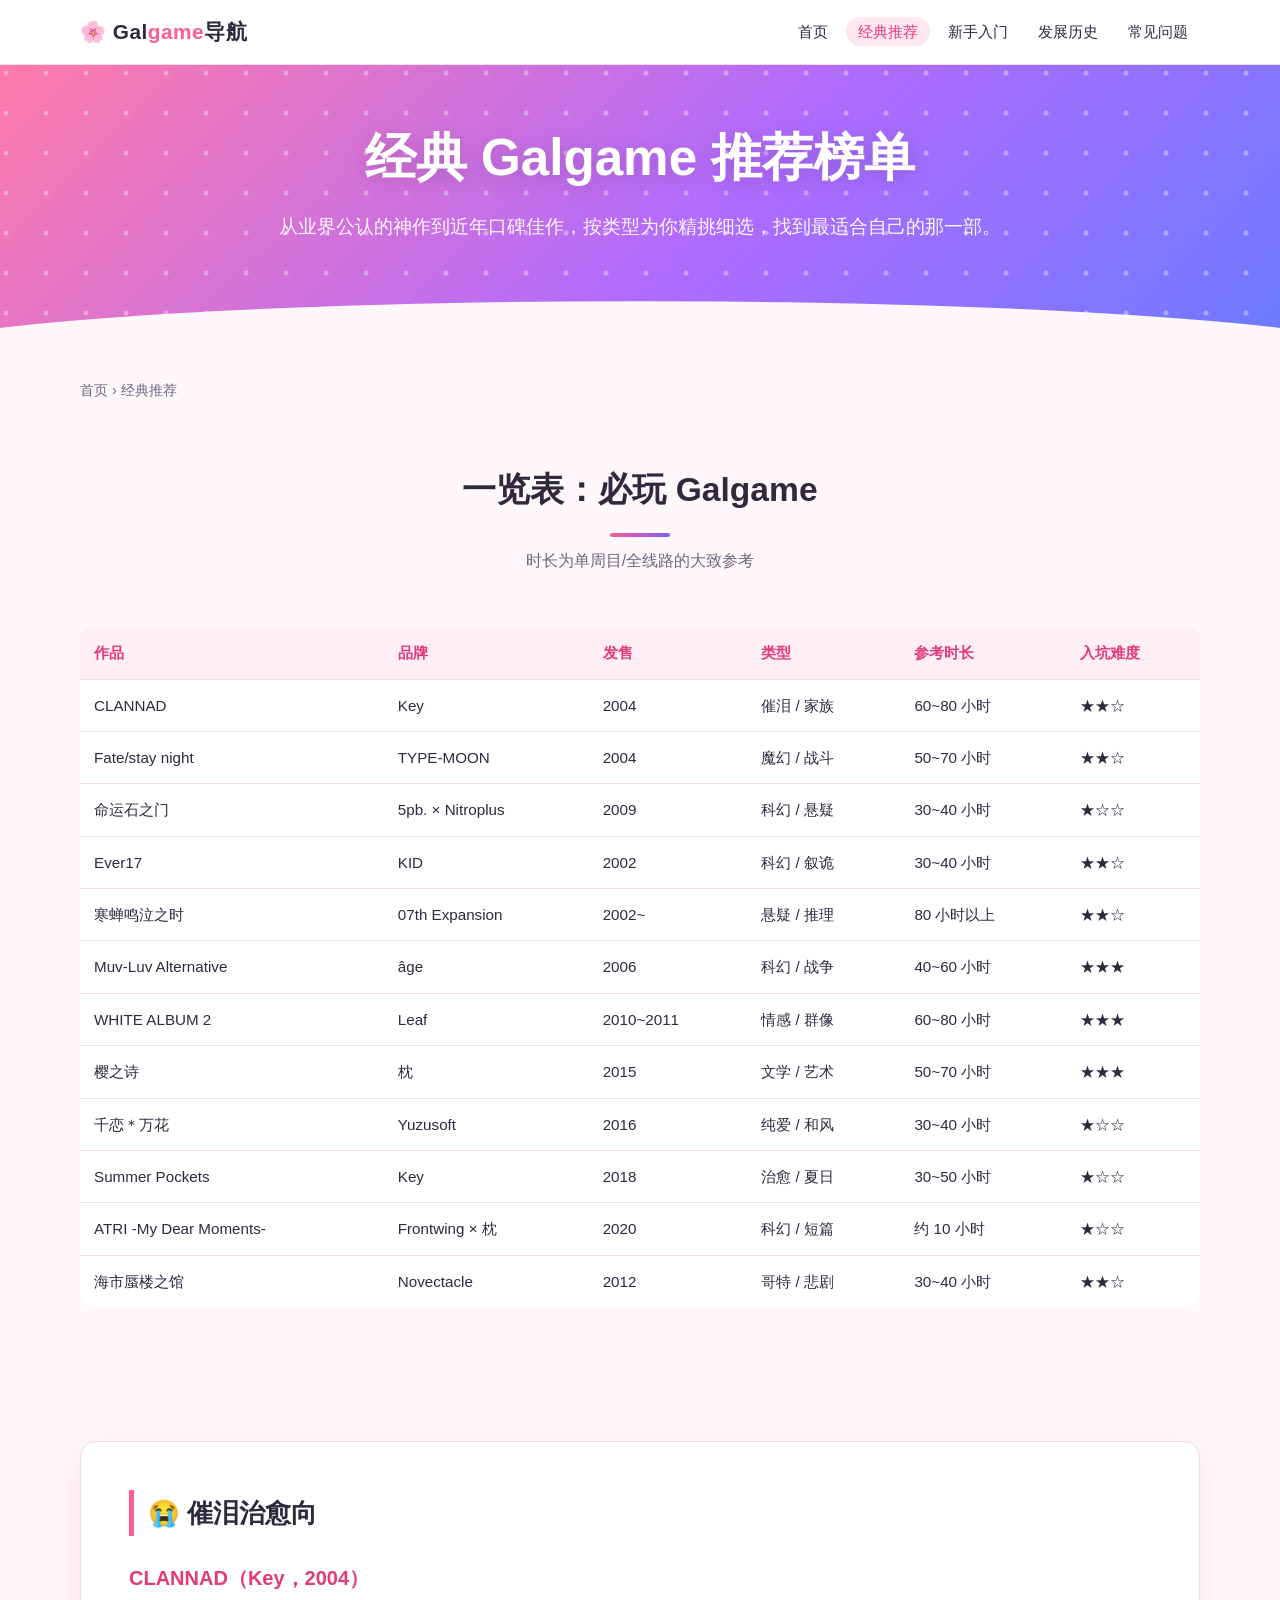
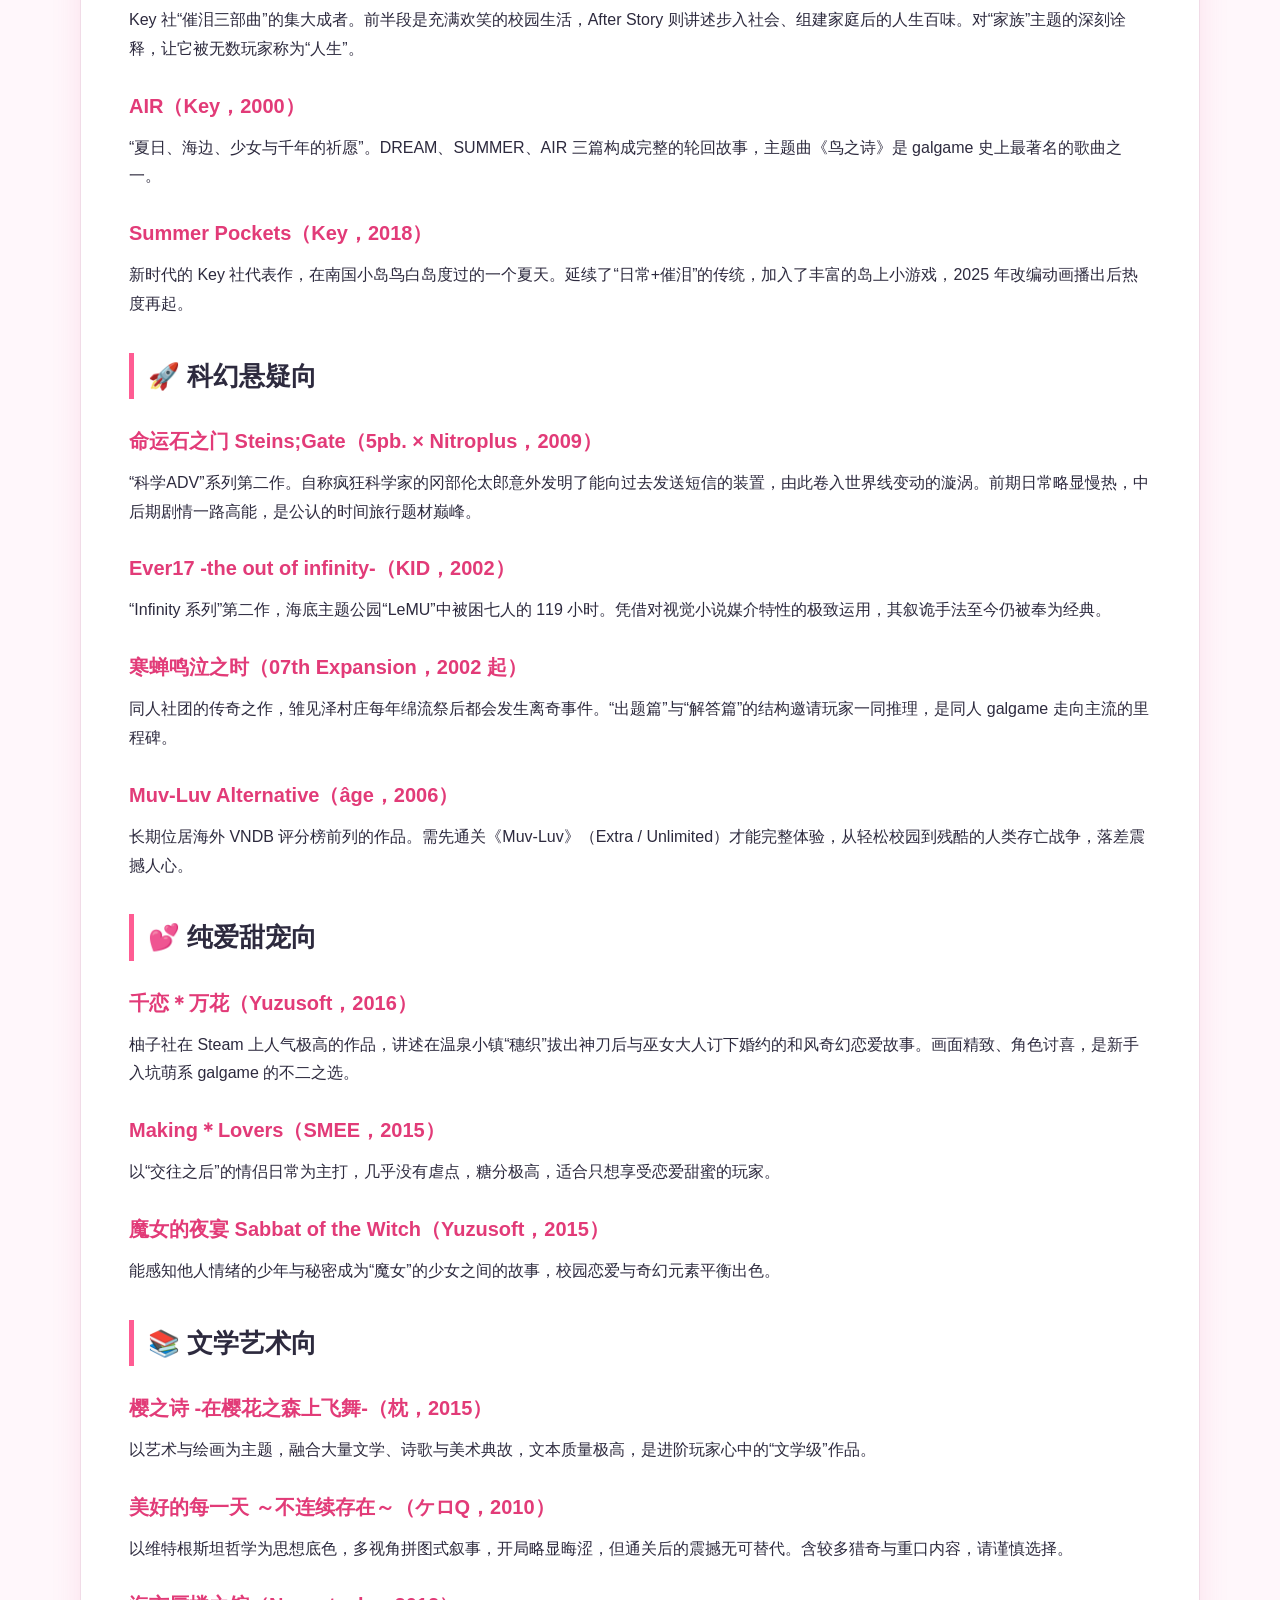
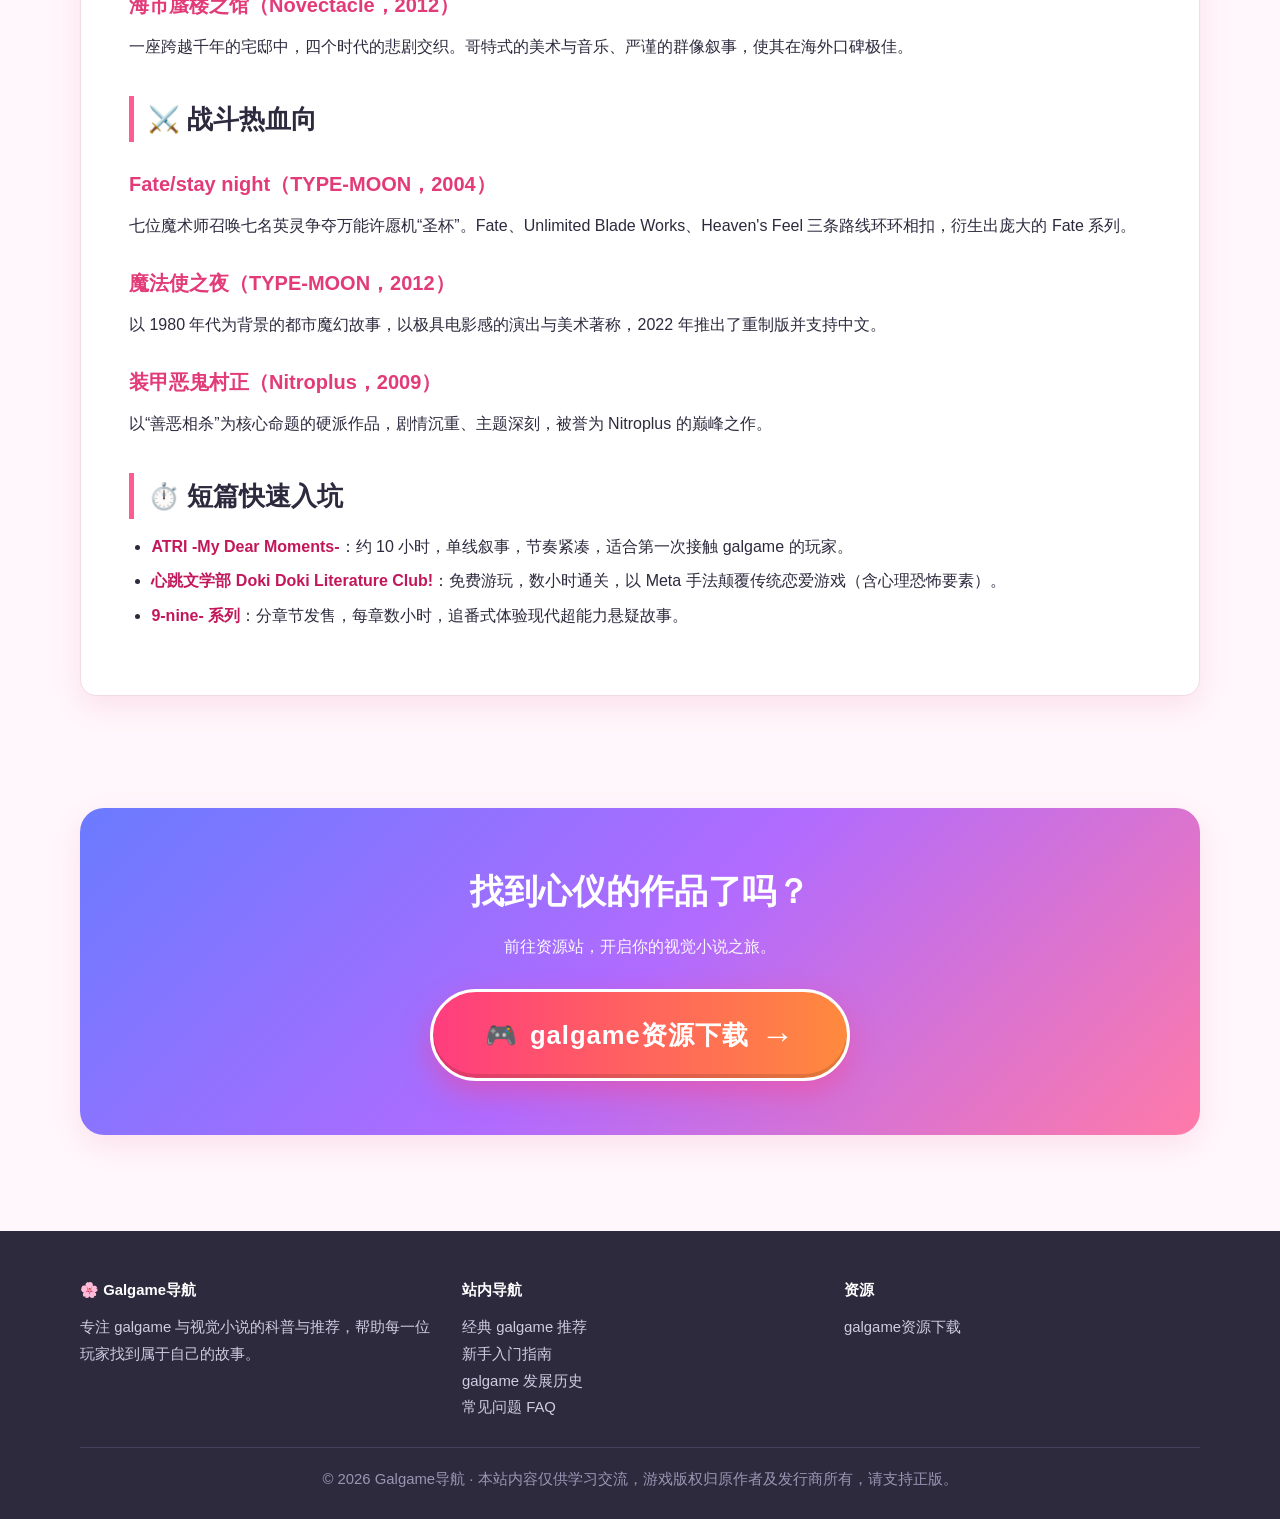
<file: recommend.html>
<!DOCTYPE html>
<html lang="zh-CN">
<head>
<meta charset="UTF-8">
<meta name="viewport" content="width=device-width, initial-scale=1.0">
<title>经典Galgame推荐榜单 - 必玩视觉小说神作盘点 | Galgame导航</title>
<meta name="description" content="经典galgame推荐榜单：精选CLANNAD、命运石之门、Fate/stay night、白色相簿2、樱之诗、千恋万花、ATRI等必玩视觉小说神作，按催泪、纯爱、悬疑、科幻等类型分类推荐，附游玩时长与入坑难度。">
<meta name="keywords" content="galgame推荐,经典galgame,galgame神作,视觉小说推荐,gal游戏推荐,galgame排行榜,必玩galgame">
<meta name="robots" content="index, follow">
<meta property="og:type" content="article">
<meta property="og:title" content="经典Galgame推荐榜单 - 必玩视觉小说神作盘点">
<meta property="og:description" content="按类型分类的必玩galgame推荐，附游玩时长与入坑难度。">
<meta name="theme-color" content="#ff5c93">
<link rel="icon" href="data:image/svg+xml,%3Csvg xmlns='http://www.w3.org/2000/svg' viewBox='0 0 100 100'%3E%3Ctext y='.9em' font-size='90'%3E%F0%9F%8C%B8%3C/text%3E%3C/svg%3E">
<link rel="stylesheet" href="style.css">
</head>
<body>

<header class="site-header">
  <nav class="container nav" aria-label="主导航">
    <a class="logo" href="index.html">🌸 Gal<span>game</span>导航</a>
    <ul>
      <li><a href="index.html">首页</a></li>
      <li><a class="active" href="recommend.html">经典推荐</a></li>
      <li><a href="guide.html">新手入门</a></li>
      <li><a href="history.html">发展历史</a></li>
      <li><a href="faq.html">常见问题</a></li>
    </ul>
  </nav>
</header>

<main>
  <section class="hero page-hero">
    <div class="container">
      <h1>经典 Galgame 推荐榜单</h1>
      <p>从业界公认的神作到近年口碑佳作，按类型为你精挑细选，找到最适合自己的那一部。</p>
    </div>
  </section>

  <div class="container">
    <p class="breadcrumb"><a href="index.html">首页</a> › 经典推荐</p>
  </div>

  <section>
    <div class="container">
      <div class="section-title"><h2>一览表：必玩 Galgame</h2><p>时长为单周目/全线路的大致参考</p></div>
      <div class="table-wrap">
        <table>
          <thead><tr><th>作品</th><th>品牌</th><th>发售</th><th>类型</th><th>参考时长</th><th>入坑难度</th></tr></thead>
          <tbody>
            <tr><td>CLANNAD</td><td>Key</td><td>2004</td><td>催泪 / 家族</td><td>60~80 小时</td><td>★★☆</td></tr>
            <tr><td>Fate/stay night</td><td>TYPE-MOON</td><td>2004</td><td>魔幻 / 战斗</td><td>50~70 小时</td><td>★★☆</td></tr>
            <tr><td>命运石之门</td><td>5pb. × Nitroplus</td><td>2009</td><td>科幻 / 悬疑</td><td>30~40 小时</td><td>★☆☆</td></tr>
            <tr><td>Ever17</td><td>KID</td><td>2002</td><td>科幻 / 叙诡</td><td>30~40 小时</td><td>★★☆</td></tr>
            <tr><td>寒蝉鸣泣之时</td><td>07th Expansion</td><td>2002~</td><td>悬疑 / 推理</td><td>80 小时以上</td><td>★★☆</td></tr>
            <tr><td>Muv-Luv Alternative</td><td>âge</td><td>2006</td><td>科幻 / 战争</td><td>40~60 小时</td><td>★★★</td></tr>
            <tr><td>WHITE ALBUM 2</td><td>Leaf</td><td>2010~2011</td><td>情感 / 群像</td><td>60~80 小时</td><td>★★★</td></tr>
            <tr><td>樱之诗</td><td>枕</td><td>2015</td><td>文学 / 艺术</td><td>50~70 小时</td><td>★★★</td></tr>
            <tr><td>千恋＊万花</td><td>Yuzusoft</td><td>2016</td><td>纯爱 / 和风</td><td>30~40 小时</td><td>★☆☆</td></tr>
            <tr><td>Summer Pockets</td><td>Key</td><td>2018</td><td>治愈 / 夏日</td><td>30~50 小时</td><td>★☆☆</td></tr>
            <tr><td>ATRI -My Dear Moments-</td><td>Frontwing × 枕</td><td>2020</td><td>科幻 / 短篇</td><td>约 10 小时</td><td>★☆☆</td></tr>
            <tr><td>海市蜃楼之馆</td><td>Novectacle</td><td>2012</td><td>哥特 / 悲剧</td><td>30~40 小时</td><td>★★☆</td></tr>
          </tbody>
        </table>
      </div>
    </div>
  </section>

  <section>
    <div class="container article">
      <h2>😭 催泪治愈向</h2>
      <h3>CLANNAD（Key，2004）</h3>
      <p>Key 社“催泪三部曲”的集大成者。前半段是充满欢笑的校园生活，After Story 则讲述步入社会、组建家庭后的人生百味。对“家族”主题的深刻诠释，让它被无数玩家称为“人生”。</p>
      <h3>AIR（Key，2000）</h3>
      <p>“夏日、海边、少女与千年的祈愿”。DREAM、SUMMER、AIR 三篇构成完整的轮回故事，主题曲《鸟之诗》是 galgame 史上最著名的歌曲之一。</p>
      <h3>Summer Pockets（Key，2018）</h3>
      <p>新时代的 Key 社代表作，在南国小岛鸟白岛度过的一个夏天。延续了“日常+催泪”的传统，加入了丰富的岛上小游戏，2025 年改编动画播出后热度再起。</p>

      <h2>🚀 科幻悬疑向</h2>
      <h3>命运石之门 Steins;Gate（5pb. × Nitroplus，2009）</h3>
      <p>“科学ADV”系列第二作。自称疯狂科学家的冈部伦太郎意外发明了能向过去发送短信的装置，由此卷入世界线变动的漩涡。前期日常略显慢热，中后期剧情一路高能，是公认的时间旅行题材巅峰。</p>
      <h3>Ever17 -the out of infinity-（KID，2002）</h3>
      <p>“Infinity 系列”第二作，海底主题公园“LeMU”中被困七人的 119 小时。凭借对视觉小说媒介特性的极致运用，其叙诡手法至今仍被奉为经典。</p>
      <h3>寒蝉鸣泣之时（07th Expansion，2002 起）</h3>
      <p>同人社团的传奇之作，雏见泽村庄每年绵流祭后都会发生离奇事件。“出题篇”与“解答篇”的结构邀请玩家一同推理，是同人 galgame 走向主流的里程碑。</p>
      <h3>Muv-Luv Alternative（âge，2006）</h3>
      <p>长期位居海外 VNDB 评分榜前列的作品。需先通关《Muv-Luv》（Extra / Unlimited）才能完整体验，从轻松校园到残酷的人类存亡战争，落差震撼人心。</p>

      <h2>💕 纯爱甜宠向</h2>
      <h3>千恋＊万花（Yuzusoft，2016）</h3>
      <p>柚子社在 Steam 上人气极高的作品，讲述在温泉小镇“穗织”拔出神刀后与巫女大人订下婚约的和风奇幻恋爱故事。画面精致、角色讨喜，是新手入坑萌系 galgame 的不二之选。</p>
      <h3>Making＊Lovers（SMEE，2015）</h3>
      <p>以“交往之后”的情侣日常为主打，几乎没有虐点，糖分极高，适合只想享受恋爱甜蜜的玩家。</p>
      <h3>魔女的夜宴 Sabbat of the Witch（Yuzusoft，2015）</h3>
      <p>能感知他人情绪的少年与秘密成为“魔女”的少女之间的故事，校园恋爱与奇幻元素平衡出色。</p>

      <h2>📚 文学艺术向</h2>
      <h3>樱之诗 -在樱花之森上飞舞-（枕，2015）</h3>
      <p>以艺术与绘画为主题，融合大量文学、诗歌与美术典故，文本质量极高，是进阶玩家心中的“文学级”作品。</p>
      <h3>美好的每一天 ～不连续存在～（ケロQ，2010）</h3>
      <p>以维特根斯坦哲学为思想底色，多视角拼图式叙事，开局略显晦涩，但通关后的震撼无可替代。含较多猎奇与重口内容，请谨慎选择。</p>
      <h3>海市蜃楼之馆（Novectacle，2012）</h3>
      <p>一座跨越千年的宅邸中，四个时代的悲剧交织。哥特式的美术与音乐、严谨的群像叙事，使其在海外口碑极佳。</p>

      <h2>⚔️ 战斗热血向</h2>
      <h3>Fate/stay night（TYPE-MOON，2004）</h3>
      <p>七位魔术师召唤七名英灵争夺万能许愿机“圣杯”。Fate、Unlimited Blade Works、Heaven's Feel 三条路线环环相扣，衍生出庞大的 Fate 系列。</p>
      <h3>魔法使之夜（TYPE-MOON，2012）</h3>
      <p>以 1980 年代为背景的都市魔幻故事，以极具电影感的演出与美术著称，2022 年推出了重制版并支持中文。</p>
      <h3>装甲恶鬼村正（Nitroplus，2009）</h3>
      <p>以“善恶相杀”为核心命题的硬派作品，剧情沉重、主题深刻，被誉为 Nitroplus 的巅峰之作。</p>

      <h2>⏱️ 短篇快速入坑</h2>
      <ul>
        <li><strong>ATRI -My Dear Moments-</strong>：约 10 小时，单线叙事，节奏紧凑，适合第一次接触 galgame 的玩家。</li>
        <li><strong>心跳文学部 Doki Doki Literature Club!</strong>：免费游玩，数小时通关，以 Meta 手法颠覆传统恋爱游戏（含心理恐怖要素）。</li>
        <li><strong>9-nine- 系列</strong>：分章节发售，每章数小时，追番式体验现代超能力悬疑故事。</li>
      </ul>
    </div>
  </section>

  <section>
    <div class="container">
      <div class="cta">
        <h2>找到心仪的作品了吗？</h2>
        <p>前往资源站，开启你的视觉小说之旅。</p>
        <a class="btn-download" href="https://game123.download/" target="_blank" rel="noopener"><span>🎮</span> galgame资源下载 <span class="arrow">→</span></a>
      </div>
    </div>
  </section>
</main>

<footer class="site-footer">
  <div class="container">
    <div class="cols">
      <div><h4>🌸 Galgame导航</h4><p>专注 galgame 与视觉小说的科普与推荐，帮助每一位玩家找到属于自己的故事。</p></div>
      <div><h4>站内导航</h4><ul><li><a href="recommend.html">经典 galgame 推荐</a></li><li><a href="guide.html">新手入门指南</a></li><li><a href="history.html">galgame 发展历史</a></li><li><a href="faq.html">常见问题 FAQ</a></li></ul></div>
      <div><h4>资源</h4><ul><li><a href="https://game123.download/" target="_blank" rel="noopener">galgame资源下载</a></li></ul></div>
    </div>
    <p class="copy">© 2026 Galgame导航 · 本站内容仅供学习交流，游戏版权归原作者及发行商所有，请支持正版。</p>
  </div>
</footer>

</body>
</html>
</file>
<file: style.css>
/* ===== Galgame 指南站 - 全站样式 ===== */
:root {
  --pink: #ff5c93;
  --pink-dark: #e23b78;
  --purple: #7b5cff;
  --bg: #fff7fb;
  --card: #ffffff;
  --text: #2d2a3e;
  --muted: #6b6880;
  --line: #f1dbe7;
  --radius: 16px;
  --shadow: 0 10px 30px rgba(226, 59, 120, .12);
}

* { box-sizing: border-box; margin: 0; padding: 0; }

html { scroll-behavior: smooth; }

body {
  font-family: -apple-system, BlinkMacSystemFont, "Segoe UI", "PingFang SC", "Hiragino Sans GB", "Microsoft YaHei", "Noto Sans SC", sans-serif;
  color: var(--text);
  background: var(--bg);
  line-height: 1.8;
  font-size: 16px;
}

a { color: var(--pink-dark); text-decoration: none; }
a:hover { text-decoration: underline; }

img { max-width: 100%; display: block; }

.container { width: min(1120px, 92%); margin: 0 auto; }

/* ===== 顶部导航 ===== */
.site-header {
  position: sticky; top: 0; z-index: 50;
  background: rgba(255, 255, 255, .92);
  backdrop-filter: blur(8px);
  border-bottom: 1px solid var(--line);
}
.nav { display: flex; align-items: center; justify-content: space-between; height: 64px; gap: 16px; }
.logo { font-size: 1.3rem; font-weight: 800; color: var(--text); letter-spacing: .5px; white-space: nowrap; }
.logo span { color: var(--pink); }
.logo:hover { text-decoration: none; }
.nav ul { display: flex; list-style: none; gap: 6px; flex-wrap: wrap; }
.nav ul a { color: var(--text); padding: 6px 12px; border-radius: 999px; font-size: .95rem; }
.nav ul a:hover, .nav ul a.active { background: #ffe6f0; color: var(--pink-dark); text-decoration: none; }

/* ===== Hero ===== */
.hero {
  background:
    radial-gradient(circle at 15% 20%, rgba(255, 255, 255, .35) 0 2px, transparent 3px) 0 0 / 40px 40px,
    linear-gradient(135deg, #ff7aa8 0%, #b06bff 55%, #6a7bff 100%);
  color: #fff;
  text-align: center;
  padding: 90px 0 100px;
  position: relative;
  overflow: hidden;
}
.hero::after {
  content: ""; position: absolute; left: 0; right: 0; bottom: -1px; height: 60px;
  background: var(--bg);
  clip-path: ellipse(60% 100% at 50% 100%);
}
.hero h1 { font-size: clamp(2rem, 5vw, 3.2rem); line-height: 1.3; margin-bottom: 18px; text-shadow: 0 4px 20px rgba(0, 0, 0, .15); }
.hero p { font-size: clamp(1rem, 2.2vw, 1.2rem); max-width: 760px; margin: 0 auto 36px; opacity: .95; }
.hero .tags { margin-top: 28px; display: flex; gap: 10px; justify-content: center; flex-wrap: wrap; }
.hero .tags span { background: rgba(255, 255, 255, .2); border: 1px solid rgba(255, 255, 255, .35); padding: 4px 14px; border-radius: 999px; font-size: .9rem; }

.page-hero { padding: 60px 0 80px; }

/* ===== 主按钮（下载） ===== */
.btn-download {
  display: inline-flex; align-items: center; gap: 12px;
  font-size: clamp(1.2rem, 3vw, 1.6rem); font-weight: 800; letter-spacing: 1px;
  color: #fff; background: linear-gradient(90deg, #ff3d7f, #ff8a3d);
  padding: 20px 52px; border-radius: 999px;
  box-shadow: 0 12px 30px rgba(255, 61, 127, .45), inset 0 -4px 0 rgba(0, 0, 0, .12);
  border: 3px solid #fff;
  transition: transform .2s ease, box-shadow .2s ease;
  animation: pulse 2.2s ease-in-out infinite;
}
.btn-download:hover { transform: translateY(-3px) scale(1.04); box-shadow: 0 18px 40px rgba(255, 61, 127, .55); text-decoration: none; }
.btn-download .arrow { font-size: 1.3em; line-height: 1; }
@keyframes pulse {
  0%, 100% { box-shadow: 0 12px 30px rgba(255, 61, 127, .45), 0 0 0 0 rgba(255, 255, 255, .6); }
  50% { box-shadow: 0 12px 30px rgba(255, 61, 127, .45), 0 0 0 14px rgba(255, 255, 255, 0); }
}
.btn-small {
  display: inline-block; background: var(--pink); color: #fff; font-weight: 700;
  padding: 10px 26px; border-radius: 999px;
}
.btn-small:hover { background: var(--pink-dark); text-decoration: none; }

/* ===== 通用区块 ===== */
section { padding: 56px 0; }
.section-title { text-align: center; margin-bottom: 36px; }
.section-title h2 { font-size: clamp(1.5rem, 3.4vw, 2.1rem); }
.section-title h2::after { content: ""; display: block; width: 60px; height: 4px; border-radius: 4px; margin: 12px auto 0; background: linear-gradient(90deg, var(--pink), var(--purple)); }
.section-title p { color: var(--muted); margin-top: 10px; }

.grid { display: grid; gap: 22px; }
.grid-2 { grid-template-columns: repeat(auto-fit, minmax(300px, 1fr)); }
.grid-3 { grid-template-columns: repeat(auto-fit, minmax(260px, 1fr)); }
.grid-4 { grid-template-columns: repeat(auto-fit, minmax(220px, 1fr)); }

.card {
  background: var(--card); border-radius: var(--radius); padding: 26px;
  box-shadow: var(--shadow); border: 1px solid var(--line);
  transition: transform .2s ease;
}
.card:hover { transform: translateY(-4px); }
.card h3 { font-size: 1.2rem; margin-bottom: 8px; }
.card p { color: var(--muted); font-size: .97rem; }
.card .icon { font-size: 2rem; margin-bottom: 10px; }
.card .meta { font-size: .85rem; color: var(--purple); font-weight: 600; margin-bottom: 8px; }
.badge { display: inline-block; font-size: .78rem; padding: 2px 10px; border-radius: 999px; background: #ffe6f0; color: var(--pink-dark); margin: 0 6px 6px 0; }
.badge.p { background: #ece7ff; color: var(--purple); }

/* ===== 文章内容 ===== */
.article { background: var(--card); border-radius: var(--radius); padding: clamp(22px, 4vw, 48px); box-shadow: var(--shadow); border: 1px solid var(--line); }
.article h2 { font-size: 1.6rem; margin: 34px 0 14px; padding-left: 14px; border-left: 5px solid var(--pink); }
.article h2:first-child { margin-top: 0; }
.article h3 { font-size: 1.25rem; margin: 24px 0 10px; color: var(--pink-dark); }
.article p { margin-bottom: 14px; }
.article ul, .article ol { margin: 0 0 16px 1.4em; }
.article li { margin-bottom: 6px; }
.article strong { color: #c2185b; }

table { width: 100%; border-collapse: collapse; margin: 16px 0 22px; font-size: .95rem; background: #fff; border-radius: 12px; overflow: hidden; }
th, td { padding: 12px 14px; border-bottom: 1px solid var(--line); text-align: left; vertical-align: top; }
th { background: #ffeef5; color: var(--pink-dark); white-space: nowrap; }
tr:last-child td { border-bottom: none; }
.table-wrap { overflow-x: auto; }

/* ===== 时间线 ===== */
.timeline { position: relative; margin-left: 10px; padding-left: 28px; border-left: 3px solid #ffc3d8; }
.timeline .item { position: relative; margin-bottom: 26px; }
.timeline .item::before { content: ""; position: absolute; left: -38px; top: 6px; width: 16px; height: 16px; border-radius: 50%; background: var(--pink); border: 3px solid #fff; box-shadow: 0 0 0 3px #ffc3d8; }
.timeline .year { font-weight: 800; color: var(--purple); }

/* ===== FAQ ===== */
details { background: #fff; border: 1px solid var(--line); border-radius: 12px; padding: 16px 20px; margin-bottom: 14px; box-shadow: 0 4px 14px rgba(226, 59, 120, .06); }
summary { cursor: pointer; font-weight: 700; font-size: 1.05rem; list-style: none; position: relative; padding-right: 28px; }
summary::-webkit-details-marker { display: none; }
summary::after { content: "+"; position: absolute; right: 0; top: -2px; font-size: 1.4rem; color: var(--pink); }
details[open] summary::after { content: "−"; }
details p { margin-top: 12px; color: var(--muted); }

/* ===== CTA 横幅 ===== */
.cta {
  text-align: center; color: #fff; border-radius: 24px; padding: 54px 24px;
  background: linear-gradient(135deg, #6a7bff, #b06bff 50%, #ff7aa8);
  box-shadow: var(--shadow);
}
.cta h2 { font-size: clamp(1.5rem, 3.4vw, 2.1rem); margin-bottom: 10px; }
.cta p { margin-bottom: 28px; opacity: .95; }

/* ===== 面包屑 ===== */
.breadcrumb { font-size: .9rem; color: var(--muted); padding: 18px 0 0; }
.breadcrumb a { color: var(--muted); }

/* ===== 页脚 ===== */
.site-footer { background: #2d2a3e; color: #cfcbe0; padding: 46px 0 26px; margin-top: 40px; font-size: .93rem; }
.site-footer .cols { display: grid; grid-template-columns: repeat(auto-fit, minmax(200px, 1fr)); gap: 26px; margin-bottom: 26px; }
.site-footer h4 { color: #fff; margin-bottom: 10px; }
.site-footer ul { list-style: none; }
.site-footer a { color: #cfcbe0; }
.site-footer a:hover { color: #fff; }
.site-footer .copy { border-top: 1px solid #45405e; padding-top: 18px; text-align: center; color: #9a95b3; }

/* ===== 响应式 ===== */
@media (max-width: 760px) {
  .nav { height: auto; flex-direction: column; padding: 10px 0; gap: 6px; }
  .nav ul { justify-content: center; }
  .nav ul a { padding: 4px 10px; font-size: .9rem; }
  .hero { padding: 60px 0 80px; }
  .btn-download { padding: 16px 34px; }
}
@media (prefers-reduced-motion: reduce) {
  .btn-download { animation: none; }
  html { scroll-behavior: auto; }
}
</file>
